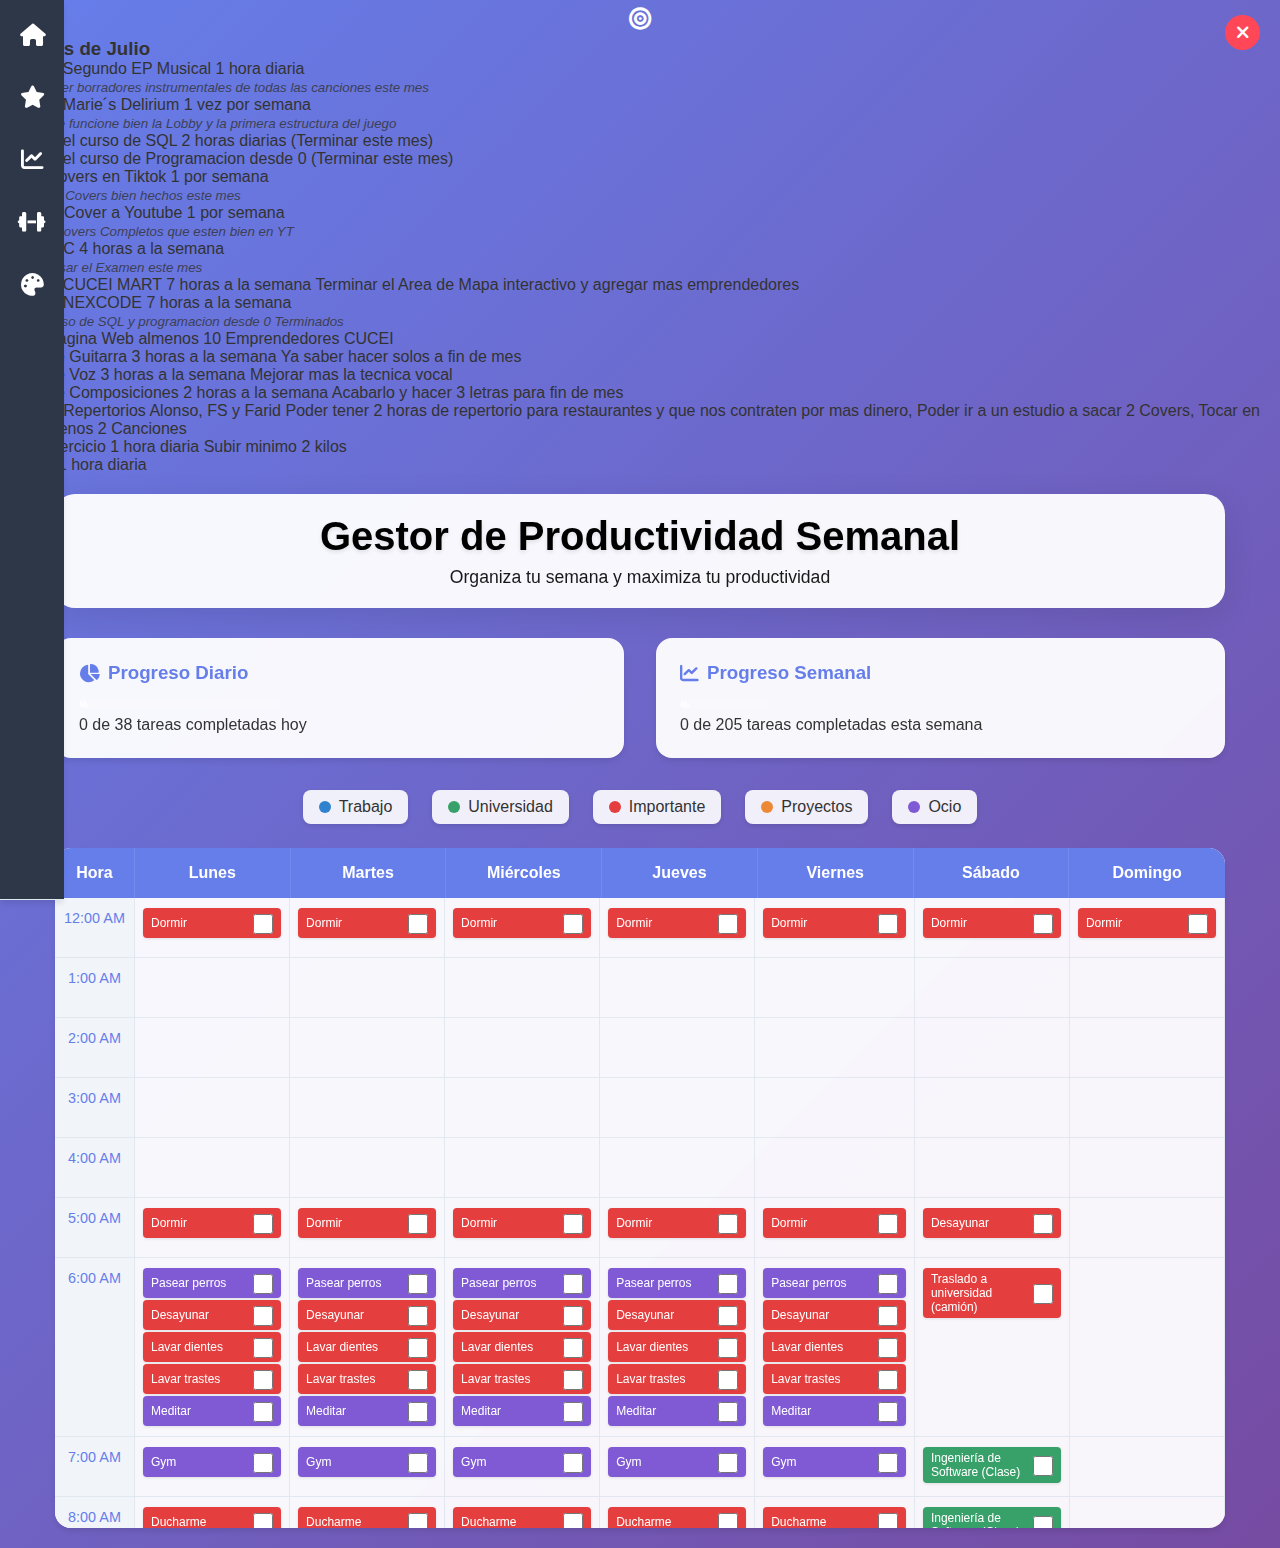
<file: Horarios.html>
<!DOCTYPE html>
<html lang="es">
<head>
    <meta charset="UTF-8">
    <meta name="viewport" content="width=device-width, initial-scale=1.0">
    <title>Calendario Semanal - Gestor de Productividad</title>
    <link href="https://cdnjs.cloudflare.com/ajax/libs/font-awesome/6.4.0/css/all.min.css" rel="stylesheet">
    <link rel="stylesheet" href="css.css">
</head>
<body>
    <nav class="navbar">
        <div class="navbar-content">
            <div class="navbar-nav">
                <a href="#" class="nav-link">
                    <i class="fas fa-home"></i>
                    
                </a>
                 <a href="#" class="nav-link" id="tasks-btn">
                    <i class="fas fa-star"></i>
                </a>
                <a href="Cuentas.html" class="nav-link">
                    <i class="fas fa-chart-line"></i>
                    
                </a>
                <a href="Gym.html" class="nav-link">
                        <i class="fas fa-dumbbell"></i>
                    </a>
                <div class="theme-selector">
                    <a href="#" class="nav-link" id="theme-toggle">
                        <i class="fas fa-palette"></i>
                        
                    </a>
                    <div class="theme-dropdown" id="theme-dropdown">
                        <div class="theme-option" data-theme="purple">
                            <div class="theme-color" style="background: linear-gradient(45deg, #667eea, #764ba2);"></div>
                            <span>Púrpura</span>
                        </div>
                        <div class="theme-option" data-theme="blue">
                            <div class="theme-color" style="background: linear-gradient(45deg, #4299e1, #2b6cb0);"></div>
                            <span>Azul</span>
                        </div>
                        <div class="theme-option" data-theme="green">
                            <div class="theme-color" style="background: linear-gradient(45deg, #48bb78, #2f855a);"></div>
                            <span>Verde</span>
                        </div>
                        <div class="theme-option" data-theme="orange">
                            <div class="theme-color" style="background: linear-gradient(45deg, #ed8936, #c05621);"></div>
                            <span>Naranja</span>
                        </div>
                        <div class="theme-option" data-theme="pink">
                            <div class="theme-color" style="background: linear-gradient(45deg, #ed64a6, #b83280);"></div>
                            <span>Rosa</span>
                        </div>
                    </div>
                </div>
            </div>
        </div>
    </nav>
    <a href="#" class="nav-link" id="monthly-goals-btn">
                    <i class="fas fa-bullseye"></i>
                </a>

                <div class="monthly-goals-overlay" id="monthly-goals-overlay">
                    <div class="monthly-goals-panel">
                        <div class="monthly-goals-header">
                            <h3><i class="fas fa-calendar-check"></i> Metas de Julio</h3>
                            <button class="close-btn" id="close-monthly-goals-btn">
                                <i class="fas fa-times"></i>
                            </button>
                        </div>
                        <div class="monthly-goals-content">
                            <ul class="goals-list" id="goals-list">
                                </ul>
                            <div class="empty-state" id="goals-empty-state" style="display: none;">
                                <i class="fas fa-flag-checkered"></i>
                                <p>¡Todas las metas completadas! ¡Excelente trabajo!</p>
                            </div>
                        </div>
                    </div>
                </div>
      <div class="important-tasks-overlay" id="important-tasks-overlay">
        <div class="important-tasks-panel">
            <div class="important-tasks-header">
                <h3><i class="fas fa-exclamation-triangle"></i> Tareas Importantes</h3>
                <button class="close-btn" id="close-tasks-btn">
                    <i class="fas fa-times"></i>
                </button>
            </div>
            <div class="important-tasks-content">
                <div class="important-tasks-list" id="important-tasks-list">
                    <!-- AQUÍ ES DONDE AGREGARÁS LAS TAREAS IMPORTANTES DESDE TU CÓDIGO -->
                    <div class="important-task-item" data-task-id="2">
                        <div class="task-checkbox-container">
                            <div class="task-checkbox" onclick="toggleTaskCompletion(2)"></div>
                            <div class="task-content">
                                <div class="task-title">NEXCODE</div>
                                <div class="task-date">
                                    <i class="fas fa-calendar-alt"></i>
                                    Fecha: 18-06-2025
                                </div>
                            </div>
                        </div>
                    </div>
                    <div class="important-task-item" data-task-id="3">
                        <div class="task-checkbox-container">
                            <div class="task-checkbox" onclick="toggleTaskCompletion(1)"></div>
                            <div class="task-content">
                                <div class="task-title">CUCEI MART</div>
                                <div class="task-date">
                                    <i class="fas fa-calendar-alt"></i>
                                    Fecha: 18-06-2025
                                </div>
                            </div>
                        </div>
                    </div>
                    <div class="important-task-item" data-task-id="1">
                        <div class="task-checkbox-container">
                            <div class="task-checkbox" onclick="toggleTaskCompletion(1)"></div>
                            <div class="task-content">
                                <div class="task-title">CVS</div>
                                <div class="task-date">
                                    <i class="fas fa-calendar-alt"></i>
                                    Fecha: 18-06-2025
                                </div>
                            </div>
                        </div>
                    </div>
                    <div class="important-task-item" data-task-id="1">
                        <div class="task-checkbox-container">
                            <div class="task-checkbox" onclick="toggleTaskCompletion(1)"></div>
                            <div class="task-content">
                                <div class="task-title">MAELSTROM</div>
                                <div class="task-date">
                                    <i class="fas fa-calendar-alt"></i>
                                    Fecha: 18-06-2025
                                </div>
                            </div>
                        </div>
                    </div>
                    <div class="important-task-item" data-task-id="1">
                        <div class="task-checkbox-container">
                            <div class="task-checkbox" onclick="toggleTaskCompletion(1)"></div>
                            <div class="task-content">
                                <div class="task-title">Curso SQL y PD0</div>
                                <div class="task-date">
                                    <i class="fas fa-calendar-alt"></i>
                                    Fecha: 18-06-2025
                                </div>
                            </div>
                        </div>
                    </div>
                    

        
                </div>
                <div class="empty-state" id="empty-state">
                    <i class="fas fa-clipboard-list"></i>
                    <p>No hay mas tareas importantes por el momento</p>
                </div>
            </div>
        </div>
    </div>
    <div class="container">
        <div class="header">
            <h2>Gestor de Productividad Semanal</h2>
            <p>Organiza tu semana y maximiza tu productividad</p>
        </div>

        <div class="progress-section">
            <div class="progress-card">
                <h3><i class="fas fa-chart-pie"></i> Progreso Diario</h3>
                <div class="progress-bar">
                    <div class="progress-fill" id="daily-progress" style="width: 0%;">0%</div>
                </div>
                <p id="daily-stats">0 de 0 tareas completadas hoy</p>
            </div>
            <div class="progress-card">
                <h3><i class="fas fa-chart-line"></i> Progreso Semanal</h3>
                <div class="progress-bar">
                    <div class="progress-fill" id="weekly-progress" style="width: 0%;">0%</div>
                </div>
                <p id="weekly-stats">0 de 0 tareas completadas esta semana</p>
            </div>
        </div>

        <div class="legend">
            <div class="legend-item">
                <div class="legend-color" style="background: #3182ce;"></div>
                <span>Trabajo</span>
            </div>
            <div class="legend-item">
                <div class="legend-color" style="background: #38a169;"></div>
                <span>Universidad</span>
            </div>
            <div class="legend-item">
                <div class="legend-color" style="background: #e53e3e;"></div>
                <span>Importante</span>
            </div>
            <div class="legend-item">
                <div class="legend-color" style="background: #ed8936;"></div>
                <span>Proyectos</span>
            </div>
            <div class="legend-item">
                <div class="legend-color" style="background: #805ad5;"></div>
                <span>Ocio</span>
            </div>
        </div>

        <div class="calendar-container">
            <div class="calendar-header">
                <div>Hora</div>
                <div>Lunes</div>
                <div>Martes</div>
                <div>Miércoles</div>
                <div>Jueves</div>
                <div>Viernes</div>
                <div>Sábado</div>
                <div>Domingo</div>
            </div>
            <div class="calendar-body" id="calendar-body">
                <!-- Calendar content will be generated by JavaScript -->
            </div>
        </div>
    </div>
    <script src="js.js"></script>
</body>
</html>
</file>
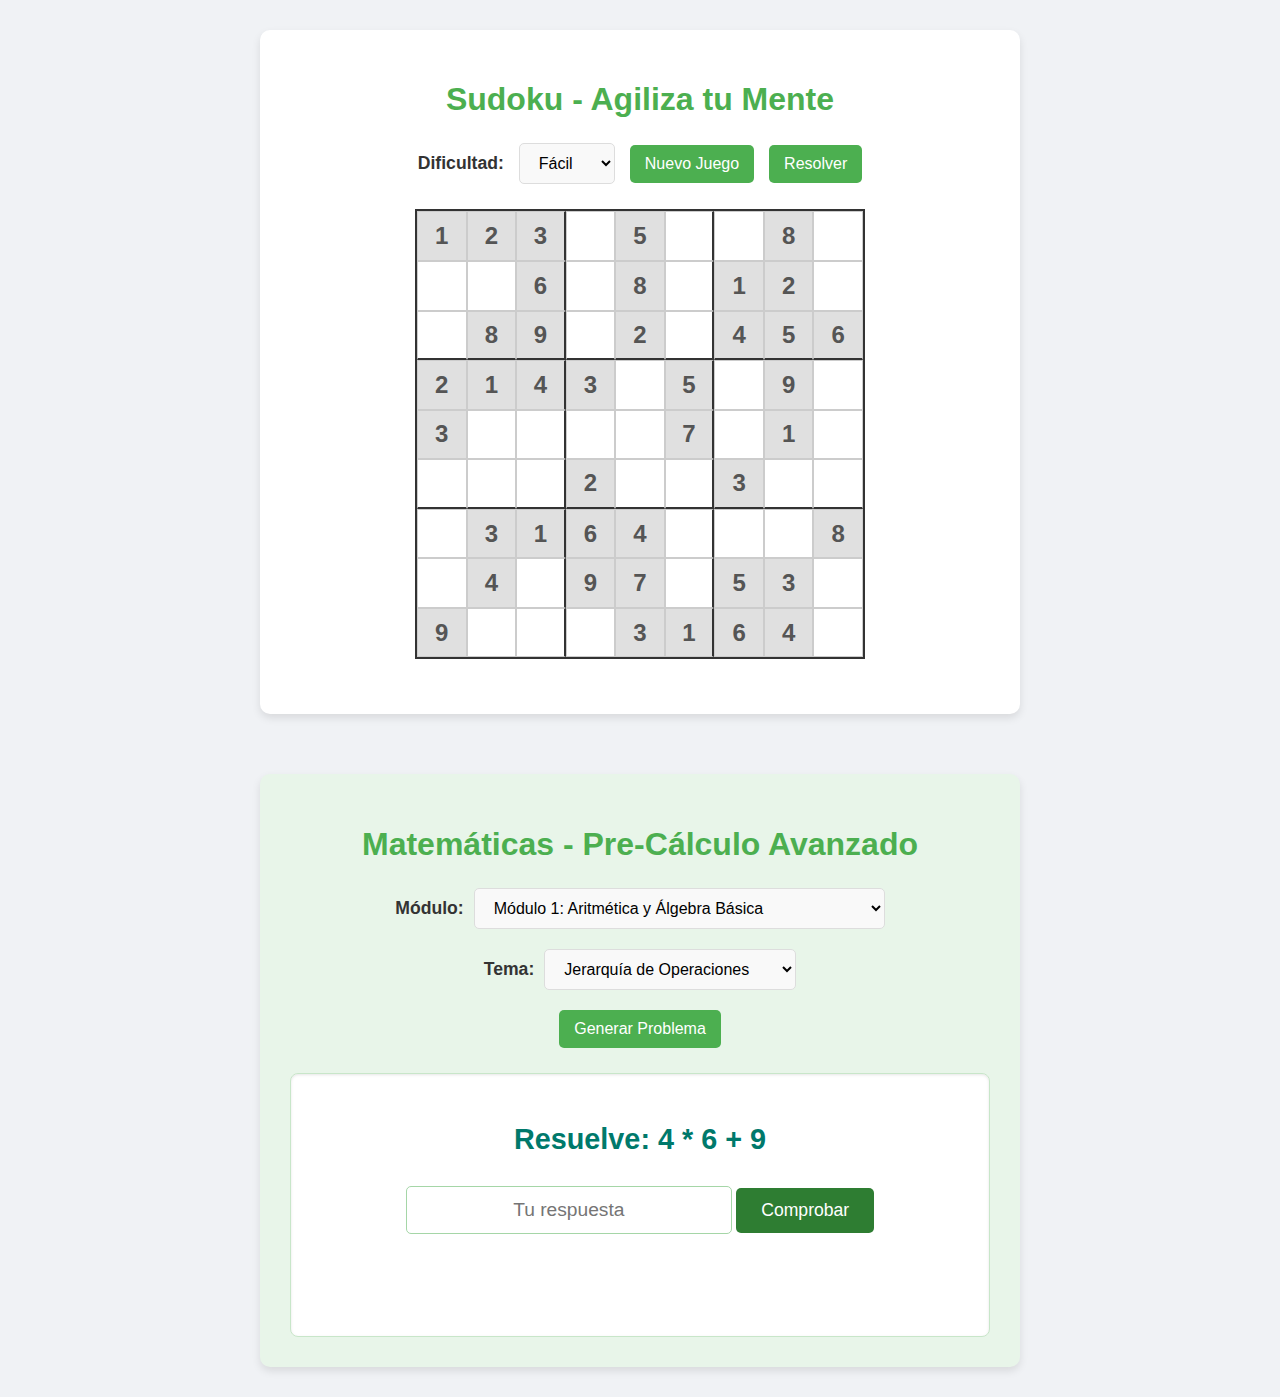
<file: Juegos.html>
<!DOCTYPE html>
<html lang="es">
<head>
    <meta charset="UTF-8">
    <meta name="viewport" content="width=device-width, initial-scale=1.0">
    <title>Juegos para Mejorar tu CI</title>
    <link rel="stylesheet" href="style.css">
</head>
<body>
    <div class="container">
        <h1>Sudoku - Agiliza tu Mente</h1>
        <div class="controls">
            <label for="difficulty">Dificultad:</label>
            <select id="difficulty">
                <option value="easy">Fácil</option>
                <option value="medium">Medio</option>
                <option value="hard">Difícil</option>
            </select>
            <button id="new-game">Nuevo Juego</button>
            <button id="solve-game">Resolver</button>
        </div>
        <div id="sudoku-grid" class="sudoku-grid">
            </div>
        <div id="message" class="message"></div>
    </div>

    <div class="container math-game-container">
        <h1>Matemáticas - Pre-Cálculo Avanzado</h1>
        <div class="controls math-controls-flex">
            <div class="control-group">
                <label for="math-module">Módulo:</label>
                <select id="math-module">
                    <option value="algebra-basica">Módulo 1: Aritmética y Álgebra Básica</option>
                    <option value="algebra-intermedia">Módulo 2: Álgebra Intermedia</option>
                    <option value="numeros-complejos">Módulo 3: Números Complejos</option>
                    <option value="funciones-propiedades">Módulo 4: Funciones y sus propiedades</option>
                    <option value="funciones-algebraicas">Módulo 5: Funciones algebraicas comunes</option>
                    <option value="analisis-polinomios">Módulo 6: Análisis de polinomios</option>
                    <option value="fracciones-parciales">Módulo 7: Fracciones parciales</option>
                    <option value="expo-log">Módulo 8: Funciones exponenciales y logarítmicas</option>
                    <option value="trigonometria">Módulo 9: Trigonometría</option>
                    <option value="geometria-analitica">Módulo 10: Geometría analítica</option>
                    <option value="sucesiones-series">Módulo 11: Sucesiones, series y progresiones</option>
                    <option value="combinatoria-probabilidad">Módulo 12: Combinatoria y Probabilidad</option>
                    <option value="introduccion-calculo">Módulo 13: Introducción al Cálculo</option>
                </select>
            </div>
            <div class="control-group">
                <label for="math-topic">Tema:</label>
                <select id="math-topic">
                    </select>
            </div>
            <button id="new-math-problem">Generar Problema</button>
        </div>
        <div class="math-problem-area">
            <p id="math-problem-text"></p>
            <input type="text" id="math-answer-input" placeholder="Tu respuesta">
            <button id="check-math-answer">Comprobar</button>
            <p id="math-result-message"></p>
        </div>
    </div>

    <script src="script.js"></script>
    <script src="math-game.js"></script> </body>
</html>
</file>
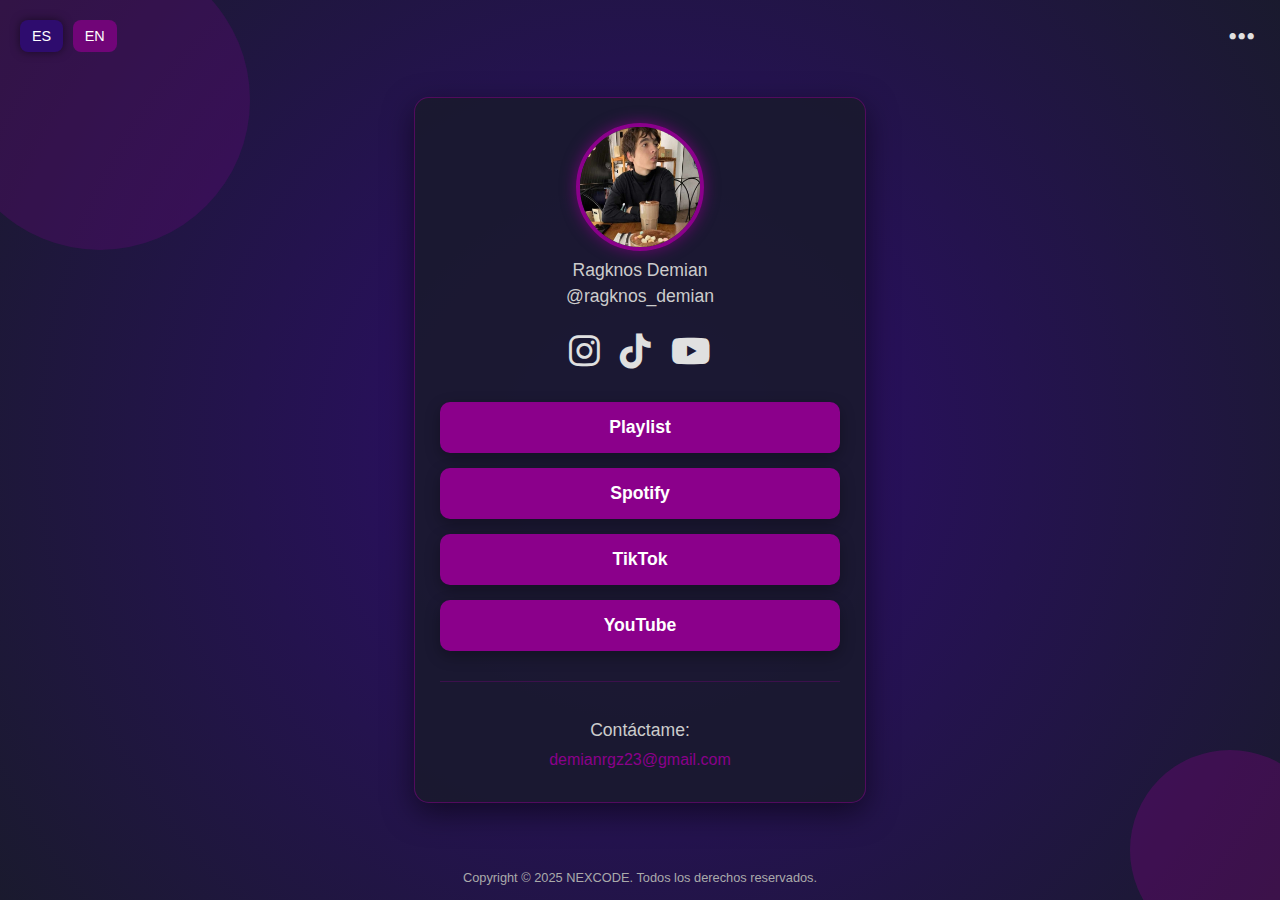
<file: RagknosDemian.html>
<!DOCTYPE html>
<html lang="es">
<head>
    <meta charset="UTF-8">
    <meta name="viewport" content="width=device-width, initial-scale=1.0">
    <title data-lang-key="pageTitle">Demian R. - Links</title>
    <link rel="stylesheet" href="https://cdnjs.cloudflare.com/ajax/libs/font-awesome/6.0.0-beta3/css/all.min.css">
    <style>
        /* General Body Styles */
        body {
            font-family: 'Arial', sans-serif;
            margin: 0;
            padding: 0;
            display: flex;
            justify-content: center;
            align-items: center;
            min-height: 100vh;
            background-color: #1a1a2e; /* Dark background for professional look */
            color: #e0e0e0;
            overflow: hidden; /* Hide overflow for animation */
            position: relative; /* For positioning the animation */
        }

        /* Background Animation */
        .background-animation {
            position: absolute;
            top: 0;
            left: 0;
            width: 100%;
            height: 100%;
            overflow: hidden;
            z-index: -1;
            background: radial-gradient(circle, #2e0c6e 0%, #1a1a2e 100%);
            animation: backgroundFade 15s infinite alternate;
        }

        .background-animation::before,
        .background-animation::after {
            content: '';
            position: absolute;
            border-radius: 50%;
            opacity: 0.3;
        }

        .background-animation::before {
            width: 300px;
            height: 300px;
            background-color: #6a057e;
            top: -50px;
            left: -50px;
            animation: moveShape1 20s infinite alternate;
        }

        .background-animation::after {
            width: 200px;
            height: 200px;
            background-color: #8b008b;
            bottom: -50px;
            right: -50px;
            animation: moveShape2 18s infinite alternate;
        }

        @keyframes backgroundFade {
            from { background-color: #1a1a2e; }
            to { background-color: #2e0c6e; }
        }

        @keyframes moveShape1 {
            0% { transform: translate(0, 0) scale(1); }
            50% { transform: translate(100px, 150px) scale(1.1); }
            100% { transform: translate(0, 0) scale(1); }
        }

        @keyframes moveShape2 {
            0% { transform: translate(0, 0) scale(1); }
            50% { transform: translate(-100px, -150px) scale(1.2); }
            100% { transform: translate(0, 0) scale(1); }
        }

        /* Share Button Styles */
        .share-button {
            position: absolute;
            top: 20px;
            right: 20px;
            background: none;
            border: none;
            color: #e0e0e0;
            font-size: 1.8em;
            cursor: pointer;
            z-index: 10;
            transition: color 0.3s ease, transform 0.3s ease;
        }

        .share-button:hover {
            color: #8b008b;
            transform: scale(1.1);
        }

        /* Language Switcher Styles */
        .language-switcher {
            position: absolute;
            top: 20px;
            left: 20px;
            z-index: 10;
        }

        .language-switcher button {
            background-color: rgba(139, 0, 139, 0.7);
            color: #fff;
            border: none;
            padding: 8px 12px;
            border-radius: 8px;
            cursor: pointer;
            font-size: 0.9em;
            margin-right: 5px;
            transition: background-color 0.3s ease, transform 0.2s ease;
        }

        .language-switcher button:hover {
            background-color: #6a057e;
            transform: scale(1.05);
        }

        .language-switcher button.active {
            background-color: #2e0c6e;
            box-shadow: 0 0 10px rgba(0, 0, 0, 0.5);
        }

        /* Main Container */
        .container {
            background-color: rgba(26, 26, 46, 0.9); /* Slightly transparent for background to show */
            padding: 25px;
            border-radius: 15px;
            box-shadow: 0 10px 30px rgba(0, 0, 0, 0.5);
            text-align: center;
            width: 90%; /* Responsive width */
            max-width: 400px; /* Max width for larger screens */
            border: 1px solid rgba(139, 0, 139, 0.5); /* Subtle border */
            z-index: 1; /* Ensure content is above animation */
            margin-top: 60px; /* Space for fixed header elements */
            margin-bottom: 60px; /* Space for fixed footer */
        }

        /* Profile Section */
        .profile-section {
            margin-bottom: 25px;
        }

        .profile-pic {
            width: 120px;
            height: 120px;
            border-radius: 50%;
            object-fit: cover;
            border: 4px solid #8b008b; /* Border matching theme */
            box-shadow: 0 0 15px rgba(139, 0, 139, 0.7);
            transition: transform 0.3s ease;
        }

        .profile-pic:hover {
            transform: scale(1.05);
        }

        .social-handle {
            font-size: 1.1em;
            color: #cccccc;
            margin: 5px 0;
        }

        /* Social Icons */
        .social-icons {
            display: flex;
            justify-content: center;
            gap: 20px;
            margin-bottom: 30px;
        }

        .social-icons a {
            color: #e0e0e0;
            font-size: 2.2em;
            transition: color 0.3s ease, transform 0.3s ease;
        }

        .social-icons a:hover {
            color: #8b008b; /* Icon hover color */
            transform: translateY(-5px);
        }

        /* Link Buttons */
        .links-section {
            display: flex;
            flex-direction: column;
            gap: 15px;
            margin-bottom: 30px;
        }

        .link-button {
            display: block;
            background-color: #8b008b;
            color: #fff;
            padding: 15px 20px;
            border-radius: 10px;
            text-decoration: none;
            font-size: 1.1em;
            font-weight: bold;
            transition: background-color 0.3s ease, transform 0.3s ease, box-shadow 0.3s ease;
            box-shadow: 0 5px 15px rgba(0, 0, 0, 0.3);
        }

        .link-button:hover {
            background-color: #6a057e;
            transform: translateY(-3px);
            box-shadow: 0 8px 20px rgba(0, 0, 0, 0.4);
        }

        /* Contact Section */
        .contact-section {
            margin-top: 25px;
            border-top: 1px solid rgba(139, 0, 139, 0.3);
            padding-top: 20px;
        }

        .contact-section p {
            font-size: 1.1em;
            margin-bottom: 10px;
            color: #cccccc;
        }

        .contact-link {
            display: block;
            color: #8b008b;
            text-decoration: none;
            margin-bottom: 8px;
            font-size: 1em;
            transition: color 0.3s ease;
        }

        .contact-link:hover {
            color: #fff;
            text-decoration: underline;
        }

        /* Footer Styles */
        .footer {
            position: absolute;
            bottom: 15px;
            width: 100%;
            text-align: center;
            font-size: 0.8em;
            color: #aaaaaa;
            z-index: 1;
        }

        /* Media Queries for Mobile Responsiveness */
        @media (max-width: 600px) {
            .container {
                padding: 20px;
                margin: 15px auto; /* Center the container and add vertical margin */
                margin-top: 70px; /* Adjust for share/lang buttons */
                margin-bottom: 50px; /* Adjust for footer */
            }

            .profile-pic {
                width: 100px;
                height: 100px;
            }

            .social-icons a {
                font-size: 2em;
            }

            .link-button {
                padding: 12px 15px;
                font-size: 1em;
            }
            .share-button {
                top: 15px;
                right: 15px;
                font-size: 1.5em;
            }
            .language-switcher {
                top: 15px;
                left: 15px;
            }
            .language-switcher button {
                padding: 6px 10px;
                font-size: 0.8em;
            }
            .footer {
                bottom: 10px;
                font-size: 0.75em;
            }
        }
    </style>
</head>
<body>
    <div class="background-animation"></div>

    <div class="language-switcher">
        <button id="lang-es" class="active">ES</button>
        <button id="lang-en">EN</button>
    </div>

    <button class="share-button" id="shareButton" aria-label="Compartir página">
        <i class="fas fa-ellipsis-h"></i>
    </button>

    <div class="container">
        <div class="profile-section">
            <img src="Curriculum.jpeg" alt="Demian R.G.Z" class="profile-pic">
            <p class="social-handle" data-lang-key="handleName">Ragknos Demian</p>
            <p class="social-handle">@ragknos_demian</p>
        </div>

        <div class="social-icons">
            <a href="https://www.instagram.com/ragknos_demian/" target="_blank" aria-label="Instagram">
                <i class="fab fa-instagram"></i>
            </a>
            <a href="https://www.tiktok.com/@ragknos_demian" target="_blank" aria-label="TikTok">
                <i class="fab fa-tiktok"></i>
            </a>
            <a href="https://www.youtube.com/@DemianRagknos" target="_blank" aria-label="YouTube">
                <i class="fab fa-youtube"></i>
            </a>
        </div>

        <div class="links-section">
            <a href="https://open.spotify.com/playlist/0x07KNcXprTDBhHacThRt5?si=25d96b8022ca4ce8" target="_blank" class="link-button" data-lang-key="playlistButton">
                Playlist
            </a>
            <a href="https://open.spotify.com/intl-es/artist/6DMvvHP2GsjCDbF9RMPokl?si=gPG46-W9SDSwz05hKavcFg" target="_blank" class="link-button" data-lang-key="spotifyArtistButton">
                Spotify
            </a>
            <a href="https://www.tiktok.com/@ragknos_demian" target="_blank" class="link-button" data-lang-key="tiktokButton">
                TikTok
            </a>
            <a href="https://www.youtube.com/@DemianRagknos" target="_blank" class="link-button" data-lang-key="youtubeButton">
                YouTube
            </a>
        </div>

        <div class="contact-section">
            <p data-lang-key="contactMe">Contáctame:</p>
            <a href="mailto:demianrgz23@gmail.com" class="contact-link">demianrgz23@gmail.com</a>
        </div>
    </div>

    <footer class="footer">
        <span data-lang-key="footerText">Copyright © 2025 NEXCODE. Todos los derechos reservados.</span>
    </footer>

    <script>
        const shareButton = document.getElementById('shareButton');
        const langEsButton = document.getElementById('lang-es');
        const langEnButton = document.getElementById('lang-en');

        const translations = {
            es: {
                pageTitle: 'Demian R. - Links',
                handleName: 'Ragknos Demian',
                playlistButton: 'Playlist',
                spotifyArtistButton: 'Spotify',
                tiktokButton: 'TikTok',
                youtubeButton: 'YouTube',
                contactMe: 'Contáctame:',
                footerText: 'Copyright © 2025 NEXCODE. Todos los derechos reservados.',
                shareTitle: 'Demian R. - Links',
                shareText: '¡Echa un vistazo a mis enlaces y perfiles!'
            },
            en: {
                pageTitle: 'Demian R. - Links',
                handleName: 'Ragknos Demian', // Keeping this consistent, or change to "Demian R."
                playlistButton: 'Playlist',
                spotifyArtistButton: 'Spotify',
                tiktokButton: 'TikTok',
                youtubeButton: 'YouTube',
                contactMe: 'Contact Me:',
                footerText: 'Copyright © 2025 NEXCODE., all rights reserved',
                shareTitle: 'Demian R. - Links',
                shareText: 'Check out my links and profiles!'
            }
        };

        let currentLang = 'es'; // Default language

        function setLanguage(lang) {
            currentLang = lang;
            document.querySelectorAll('[data-lang-key]').forEach(element => {
                const key = element.getAttribute('data-lang-key');
                if (translations[lang][key]) {
                    if (element.tagName === 'TITLE') {
                        document.title = translations[lang][key];
                    } else {
                        element.textContent = translations[lang][key];
                    }
                }
            });

            // Update active button styling
            langEsButton.classList.remove('active');
            langEnButton.classList.remove('active');
            document.getElementById(`lang-${lang}`).classList.add('active');
        }

        // Initial language set based on browser or default
        // You could also use navigator.language to try to detect user's preference
        // let browserLang = navigator.language.split('-')[0];
        // if (translations[browserLang]) {
        //     setLanguage(browserLang);
        // } else {
        //     setLanguage('es');
        // }
        setLanguage(currentLang); // Set initial language to ES

        langEsButton.addEventListener('click', () => setLanguage('es'));
        langEnButton.addEventListener('click', () => setLanguage('en'));


        shareButton.addEventListener('click', async () => {
            const shareData = {
                title: translations[currentLang].shareTitle,
                text: translations[currentLang].shareText,
                url: window.location.href // This will be the current URL of the page
            };

            try {
                if (navigator.share) {
                    await navigator.share(shareData);
                    console.log('Page shared successfully');
                } else {
                    // Fallback for browsers that do not support Web Share API
                    await navigator.clipboard.writeText(shareData.url);
                    alert(currentLang === 'es' ? '¡Enlace copiado al portapapeles! Puedes pegarlo donde quieras.' : 'Link copied to clipboard! You can paste it anywhere.');
                    console.log('Fallback: Link copied to clipboard.');
                }
            } catch (err) {
                console.error('Error sharing:', err);
                if (err.name !== 'AbortError') {
                    alert(currentLang === 'es' ? 'No se pudo compartir la página. Por favor, inténtalo de nuevo.' : 'Could not share the page. Please try again.');
                }
            }
        });

        console.log("Linktree page loaded with share and language functionality!");
    </script>
</body>
</html>
</file>
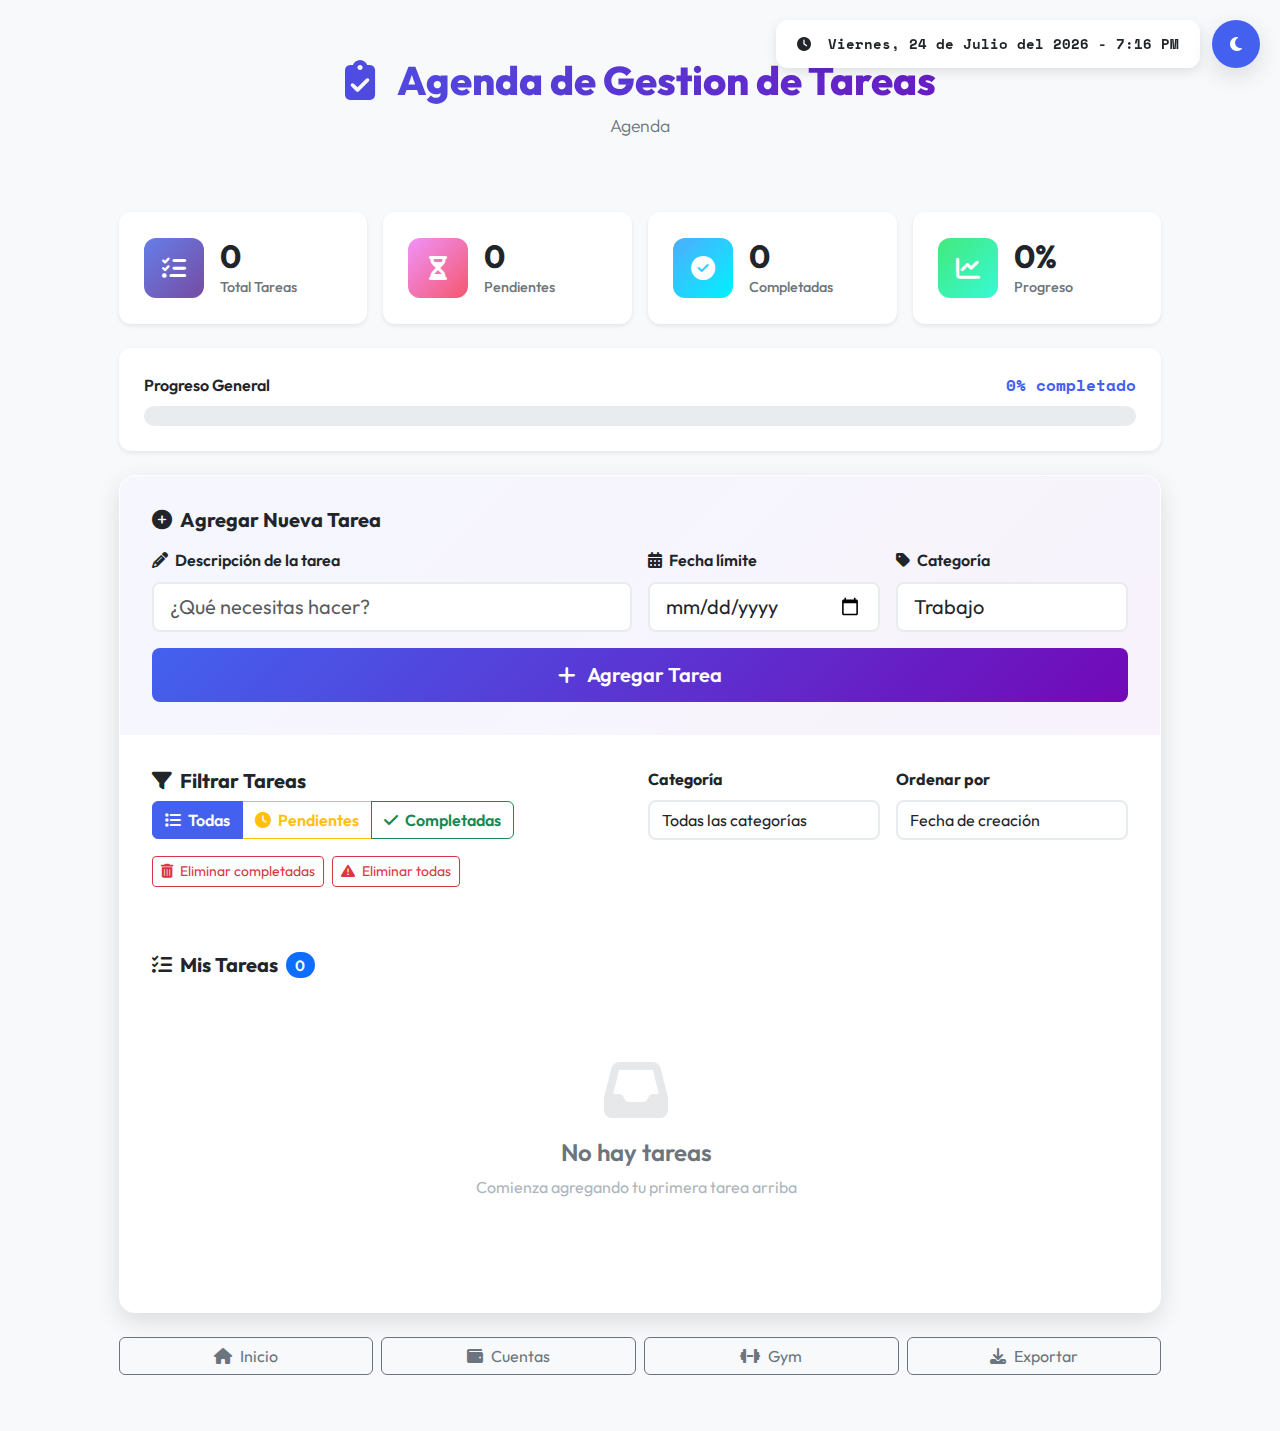
<file: WebAdministrativa/Agenda.html>
<!DOCTYPE html>
<html lang="es" data-theme="light">
<head>
    <meta charset="UTF-8">
    <meta http-equiv="X-UA-Compatible" content="IE=edge">
    <meta name="viewport" content="width=device-width, initial-scale=1.0">
    <link href="https://cdn.jsdelivr.net/npm/bootstrap@5.3.2/dist/css/bootstrap.min.css" rel="stylesheet">
    <link rel="stylesheet" href="https://cdnjs.cloudflare.com/ajax/libs/font-awesome/6.5.1/css/all.min.css">
    <link href="https://fonts.googleapis.com/css2?family=Outfit:wght@300;400;500;600;700;800&family=Space+Mono:wght@400;700&display=swap" rel="stylesheet">
    <link rel="stylesheet" href="Agenda.css">
    <title>Agenda</title>
</head>
<body>
    <div id="reloj" class="clock-widget">
        <i class="fas fa-clock me-2"></i>
        <span id="clock-text"></span>
    </div>
    <button class="theme-toggle-btn" id="themeToggle" aria-label="Cambiar tema">
        <i class="fas fa-moon" id="themeIcon"></i>
    </button>
    <div class="container-fluid py-4">
        <div class="row justify-content-center">
            <div class="col-12 col-xl-10">
                <div class="main-header text-center mb-4">
                    <h1 class="app-title">
                        <i class="fas fa-clipboard-check me-3"></i>
                        Agenda de Gestion de Tareas
                    </h1>
                    <p class="app-subtitle">Agenda</p>
                </div>
                <div class="row g-3 mb-4">
                    <div class="col-6 col-md-3">
                        <div class="stat-card stat-total">
                            <div class="stat-icon">
                                <i class="fas fa-tasks"></i>
                            </div>
                            <div class="stat-info">
                                <h3 id="totalTasks">0</h3>
                                <p>Total Tareas</p>
                            </div>
                        </div>
                    </div>
                    <div class="col-6 col-md-3">
                        <div class="stat-card stat-pending">
                            <div class="stat-icon">
                                <i class="fas fa-hourglass-half"></i>
                            </div>
                            <div class="stat-info">
                                <h3 id="pendingTasks">0</h3>
                                <p>Pendientes</p>
                            </div>
                        </div>
                    </div>
                    <div class="col-6 col-md-3">
                        <div class="stat-card stat-completed">
                            <div class="stat-icon">
                                <i class="fas fa-check-circle"></i>
                            </div>
                            <div class="stat-info">
                                <h3 id="completedTasks">0</h3>
                                <p>Completadas</p>
                            </div>
                        </div>
                    </div>
                    <div class="col-6 col-md-3">
                        <div class="stat-card stat-progress">
                            <div class="stat-icon">
                                <i class="fas fa-chart-line"></i>
                            </div>
                            <div class="stat-info">
                                <h3 id="progressPercent">0%</h3>
                                <p>Progreso</p>
                            </div>
                        </div>
                    </div>
                </div>
                <div class="progress-container mb-4">
                    <div class="progress-header mb-2">
                        <span class="progress-label">Progreso General</span>
                        <span class="progress-value" id="progressValue">0% completado</span>
                    </div>
                    <div class="progress custom-progress">
                        <div class="progress-bar progress-bar-striped progress-bar-animated" 
                             role="progressbar" 
                             id="mainProgressBar"
                             style="width: 0%"
                             aria-valuenow="0" 
                             aria-valuemin="0" 
                             aria-valuemax="100">
                        </div>
                    </div>
                </div>
                <div class="task-manager-card">
                    <div class="alert-container" id="alertContainer"></div>
                    <div class="add-task-section">
                        <h5 class="section-title mb-3">
                            <i class="fas fa-plus-circle me-2"></i>
                            Agregar Nueva Tarea
                        </h5>
                        <form id="taskForm">
                            <div class="row g-3">
                                <div class="col-12 col-md-6">
                                    <label class="form-label">
                                        <i class="fas fa-pencil-alt me-1"></i>
                                        Descripción de la tarea
                                    </label>
                                    <input type="text" 
                                           class="form-control form-control-lg" 
                                           id="taskInput" 
                                           placeholder="¿Qué necesitas hacer?"
                                           required>
                                </div>
                                <div class="col-12 col-md-3">
                                    <label class="form-label">
                                        <i class="fas fa-calendar-alt me-1"></i>
                                        Fecha límite
                                    </label>
                                    <input type="date" 
                                           class="form-control form-control-lg" 
                                           id="dueDateInput">
                                </div>
                                <div class="col-12 col-md-3">
                                    <label class="form-label">
                                        <i class="fas fa-tag me-1"></i>
                                        Categoría
                                    </label>
                                    <select class="form-select form-select-lg" id="categoryInput">
                                        <option value="trabajo">
                                            <i class="fas fa-briefcase"></i> Trabajo
                                        </option>
                                        <option value="personal">
                                            <i class="fas fa-user"></i> Personal
                                        </option>
                                        <option value="proyecto">
                                            <i class="fas fa-folder-open"></i> Proyecto
                                        </option>
                                        <option value="estudio">
                                            <i class="fas fa-graduation-cap"></i> Estudio
                                        </option>
                                        <option value="salud">
                                            <i class="fas fa-heartbeat"></i> Salud
                                        </option>
                                        <option value="compras">
                                            <i class="fas fa-shopping-cart"></i> Compras
                                        </option>
                                    </select>
                                </div>
                                <div class="col-12">
                                    <button type="submit" class="btn btn-primary btn-lg w-100 add-btn">
                                        <i class="fas fa-plus me-2"></i>
                                        <span id="btnText">Agregar Tarea</span>
                                    </button>
                                </div>
                            </div>
                        </form>
                    </div>
                    <div class="filters-section">
                        <div class="row g-3 align-items-center">
                            <div class="col-12 col-md-6">
                                <h5 class="section-title mb-2">
                                    <i class="fas fa-filter me-2"></i>
                                    Filtrar Tareas
                                </h5>
                                <div class="btn-group filter-group" role="group">
                                    <button type="button" class="btn btn-outline-primary active" data-filter="all">
                                        <i class="fas fa-list me-1"></i> Todas
                                    </button>
                                    <button type="button" class="btn btn-outline-warning" data-filter="pending">
                                        <i class="fas fa-clock me-1"></i> Pendientes
                                    </button>
                                    <button type="button" class="btn btn-outline-success" data-filter="completed">
                                        <i class="fas fa-check me-1"></i> Completadas
                                    </button>
                                </div>
                            </div>
                            <div class="col-12 col-md-3">
                                <label class="form-label fw-bold">Categoría</label>
                                <select class="form-select" id="categoryFilter">
                                    <option value="all">Todas las categorías</option>
                                    <option value="trabajo">Trabajo</option>
                                    <option value="personal">Personal</option>
                                    <option value="proyecto">Proyecto</option>
                                    <option value="estudio">Estudio</option>
                                    <option value="salud">Salud</option>
                                    <option value="compras">Compras</option>
                                </select>
                            </div>
                            <div class="col-12 col-md-3">
                                <label class="form-label fw-bold">Ordenar por</label>
                                <select class="form-select" id="sortBy">
                                    <option value="date">Fecha de creación</option>
                                    <option value="dueDate">Fecha límite</option>
                                    <option value="category">Categoría</option>
                                    <option value="status">Estado</option>
                                </select>
                            </div>
                        </div>
                        <div class="quick-actions mt-3">
                            <button class="btn btn-sm btn-outline-danger" id="clearCompleted">
                                <i class="fas fa-trash-alt me-1"></i> Eliminar completadas
                            </button>
                            <button class="btn btn-sm btn-outline-danger" id="clearAll">
                                <i class="fas fa-exclamation-triangle me-1"></i> Eliminar todas
                            </button>
                        </div>
                    </div>
                    <div class="tasks-list-section">
                        <h5 class="section-title mb-3">
                            <i class="fas fa-list-check me-2"></i>
                            Mis Tareas
                            <span class="badge bg-primary ms-2" id="taskCount">0</span>
                        </h5>
                        <div class="tasks-container" id="tasksContainer">
                            <div class="empty-state" id="emptyState">
                                <i class="fas fa-inbox fa-4x mb-3"></i>
                                <h4>No hay tareas</h4>
                                <p>Comienza agregando tu primera tarea arriba</p>
                            </div>
                        </div>
                    </div>

                </div>
                <div class="navigation-section mt-4"> 
                    <div class="row g-2">
                        <div class="col-6 col-md-3">
                            <button class="btn btn-outline-secondary w-100"
                                onclick="window.location.href='https://nexcodemx.github.io/Asistente-Web/WebAdministrativa/Horarios.html';">
                                <i class="fas fa-home me-2"></i>Inicio
                            </button>
                        </div>
                        <div class="col-6 col-md-3">
                            <button class="btn btn-outline-secondary w-100"
                                onclick="window.location.href='https://nexcodemx.github.io/Asistente-Web/WebAdministrativa/Cuentas.html';">
                                <i class="fas fa-wallet me-2"></i>Cuentas
                            </button>
                        </div>
                        <div class="col-6 col-md-3">
                            <button class="btn btn-outline-secondary w-100"
                                onclick="window.location.href='https://nexcodemx.github.io/Asistente-Web/WebAdministrativa/Gym.html';">
                                <i class="fas fa-dumbbell me-2"></i>Gym
                            </button>
                        </div>
                        <div class="col-6 col-md-3">
                            <button class="btn btn-outline-secondary w-100" id="exportTasks">
                                <i class="fas fa-download me-2"></i>Exportar
                            </button>
                        </div>
                    </div>
                </div>
            </div>
        </div>
    </div>
    <div class="modal fade" id="editTaskModal" tabindex="-1" aria-labelledby="editTaskModalLabel" aria-hidden="true">
        <div class="modal-dialog modal-dialog-centered">
            <div class="modal-content">
                <div class="modal-header">
                    <h5 class="modal-title" id="editTaskModalLabel">
                        <i class="fas fa-edit me-2"></i>Editar Tarea
                    </h5>
                    <button type="button" class="btn-close" data-bs-dismiss="modal" aria-label="Close"></button>
                </div>
                <div class="modal-body">
                    <form id="editTaskForm">
                        <div class="mb-3">
                            <label for="editTaskInput" class="form-label">Descripción</label>
                            <input type="text" class="form-control" id="editTaskInput" required>
                        </div>
                        <div class="mb-3">
                            <label for="editDueDateInput" class="form-label">Fecha límite</label>
                            <input type="date" class="form-control" id="editDueDateInput">
                        </div>
                        <div class="mb-3">
                            <label for="editCategoryInput" class="form-label">Categoría</label>
                            <select class="form-select" id="editCategoryInput">
                                <option value="trabajo">Trabajo</option>
                                <option value="personal">Personal</option>
                                <option value="proyecto">Proyecto</option>
                                <option value="estudio">Estudio</option>
                                <option value="salud">Salud</option>
                                <option value="compras">Compras</option>
                            </select>
                        </div>
                        <input type="hidden" id="editTaskId">
                    </form>
                </div>
                <div class="modal-footer">
                    <button type="button" class="btn btn-secondary" data-bs-dismiss="modal">
                        <i class="fas fa-times me-1"></i>Cancelar
                    </button>
                    <button type="button" class="btn btn-primary" id="saveEditBtn">
                        <i class="fas fa-save me-1"></i>Guardar Cambios
                    </button>
                </div>
            </div>
        </div>
    </div>
    <script src="https://cdn.jsdelivr.net/npm/bootstrap@5.3.2/dist/js/bootstrap.bundle.min.js"></script>
    <script src="Agenda.js"></script>
</body>
</html>
</file>
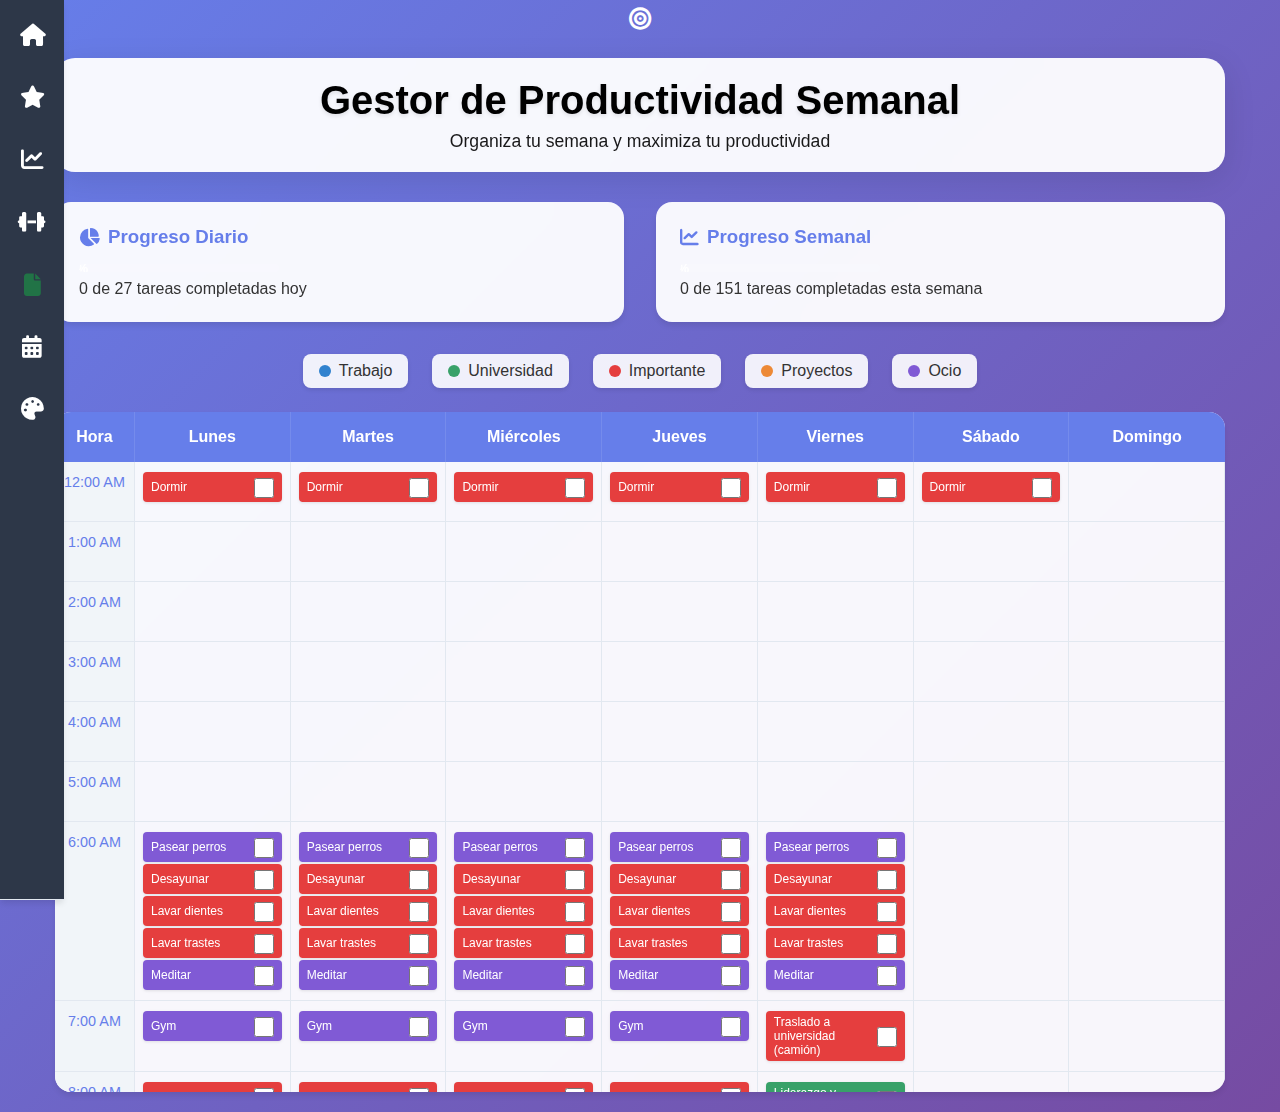
<file: WebAdministrativa/Horarios.html>
<!DOCTYPE html>
<html lang="es">
<head>
    <meta charset="UTF-8">
    <meta name="viewport" content="width=device-width, initial-scale=1.0">
    <title>Calendario Semanal - Gestor de Productividad</title>
    <link href="https://cdnjs.cloudflare.com/ajax/libs/font-awesome/6.4.0/css/all.min.css" rel="stylesheet">
    <link rel="stylesheet" href="css.css">
</head>
<body>
    <nav class="navbar">
        <div class="navbar-content">
            <div class="navbar-nav">
                <a href="#" class="nav-link">
                    <i class="fas fa-home"></i>
                </a>
                 <a href="#" class="nav-link" id="tasks-btn">
                    <i class="fas fa-star"></i>
                </a>
                <a href="Cuentas.html" class="nav-link">
                    <i class="fas fa-chart-line"></i>
                    
                </a>
                <a href="Gym.html" class="nav-link">
                        <i class="fas fa-dumbbell"></i>
                </a>
                <a href="https://1drv.ms/x/c/3048342d10c32d12/EXkS2HsSVBRPsWf66mJ8mawBxycEGjCQc96Eld2vqRWw4w?e=29upTn" class="nav-link">
                        <i class="fas fa-file" style="color:#217346;"></i>
                      <a href="Agenda.html" class="nav-link">
                        <i class="fas fa-calendar-alt"></i>
                </a>
                <div class="theme-selector">
                    <a href="#" class="nav-link" id="theme-toggle">
                        <i class="fas fa-palette"></i>
                        
                    </a>
                    <div class="theme-dropdown" id="theme-dropdown">
                        <div class="theme-option" data-theme="purple">
                            <div class="theme-color" style="background: linear-gradient(45deg, #667eea, #764ba2);"></div>
                            <span>Púrpura</span>
                        </div>
                        <div class="theme-option" data-theme="blue">
                            <div class="theme-color" style="background: linear-gradient(45deg, #4299e1, #2b6cb0);"></div>
                            <span>Azul</span>
                        </div>
                        <div class="theme-option" data-theme="green">
                            <div class="theme-color" style="background: linear-gradient(45deg, #48bb78, #2f855a);"></div>
                            <span>Verde</span>
                        </div>
                        <div class="theme-option" data-theme="orange">
                            <div class="theme-color" style="background: linear-gradient(45deg, #ed8936, #c05621);"></div>
                            <span>Naranja</span>
                        </div>
                        <div class="theme-option" data-theme="pink">
                            <div class="theme-color" style="background: linear-gradient(45deg, #ed64a6, #b83280);"></div>
                            <span>Rosa</span>
                        </div>
                    </div>
                </div>
            </div>
        </div>
    </nav>
    <a href="#" class="nav-link" id="monthly-goals-btn">
                    <i class="fas fa-bullseye"></i>
                </a>
                <div class="monthly-goals-overlay" id="monthly-goals-overlay">
                    <div class="monthly-goals-panel">
                        <div class="monthly-goals-header">
                            <h3><i class="fas fa-calendar-check"></i> Metas de Enero</h3>
                            <button class="close-btn" id="close-monthly-goals-btn">
                                <i class="fas fa-times"></i>
                            </button>
                        </div>
                        <div class="monthly-goals-content">
                            <ul class="goals-list" id="goals-list">
                                </ul>
                            <div class="empty-state" id="goals-empty-state" style="display: none;">
                                <i class="fas fa-flag-checkered"></i>
                                <p>¡Todas las metas completadas! ¡Excelente trabajo!</p>
                            </div>
                        </div>
                    </div>
                </div>
      <div class="important-tasks-overlay" id="important-tasks-overlay">
        <div class="important-tasks-panel">
            <div class="important-tasks-header">
                <h3><i class="fas fa-exclamation-triangle"></i> Tareas Importantes</h3>
                <button class="close-btn" id="close-tasks-btn">
                    <i class="fas fa-times"></i>
                </button>
            </div>
            <div class="important-tasks-content">
                <div class="important-tasks-list" id="important-tasks-list">
                    <div class="important-task-item" data-task-id="2">
                        <div class="task-checkbox-container">
                            <div class="task-checkbox" onclick="toggleTaskCompletion(2)"></div>
                            <div class="task-content">
                                <div class="task-title">Databricks Associate</div>
                                <div class="task-date">
                                    <i class="fas fa-calendar-alt"></i>
                                    Fecha: 28-02-2026
                                </div>
                            </div>
                        </div>
                    </div>
                    <div class="important-task-item" data-task-id="3">
                        <div class="task-checkbox-container">
                            <div class="task-checkbox" onclick="toggleTaskCompletion(1)"></div>
                            <div class="task-content">
                                <div class="task-title">CUCEI MART</div>
                                <div class="task-date">
                                    <i class="fas fa-calendar-alt"></i>
                                    Fecha: 30-05-2026
                                </div>
                            </div>
                        </div>
                    </div>
                    <div class="important-task-item" data-task-id="1">
                        <div class="task-checkbox-container">
                            <div class="task-checkbox" onclick="toggleTaskCompletion(1)"></div>
                            <div class="task-content">
                                <div class="task-title">NEXCODE</div>
                                <div class="task-date">
                                    <i class="fas fa-calendar-alt"></i>
                                    Fecha: 30-05-2026
                                </div>
                            </div>
                        </div>
                    </div>
                    <div class="important-task-item" data-task-id="1">
                        <div class="task-checkbox-container">
                            <div class="task-checkbox" onclick="toggleTaskCompletion(1)"></div>
                            <div class="task-content">
                                <div class="task-title">RagknosDemian</div>
                                <div class="task-date">
                                    <i class="fas fa-calendar-alt"></i>
                                    Fecha: 28-02-2026
                                </div>
                            </div>
                        </div>
                    </div>
                    <div class="important-task-item" data-task-id="1">
                        <div class="task-checkbox-container">
                            <div class="task-checkbox" onclick="toggleTaskCompletion(1)"></div>
                            <div class="task-content">
                                <div class="task-title">Curso PD0</div>
                                <div class="task-date">
                                    <i class="fas fa-calendar-alt"></i>
                                    Fecha: 30-04-2026
                                </div>
                            </div>
                        </div>
                    </div>
                </div>
                <div class="empty-state" id="empty-state">
                    <i class="fas fa-clipboard-list"></i>
                    <p>No hay mas tareas importantes por el momento</p>
                </div>
            </div>
        </div>
    </div>
    <div class="container">
        <div class="header">
            <h2>Gestor de Productividad Semanal</h2>
            <p>Organiza tu semana y maximiza tu productividad</p>
        </div>
        <div class="progress-section">
            <div class="progress-card">
                <h3><i class="fas fa-chart-pie"></i> Progreso Diario</h3>
                <div class="progress-bar">
                    <div class="progress-fill" id="daily-progress" style="width: 0%;">0%</div>
                </div>
                <p id="daily-stats">0 de 0 tareas completadas hoy</p>
            </div>
            <div class="progress-card">
                <h3><i class="fas fa-chart-line"></i> Progreso Semanal</h3>
                <div class="progress-bar">
                    <div class="progress-fill" id="weekly-progress" style="width: 0%;">0%</div>
                </div>
                <p id="weekly-stats">0 de 0 tareas completadas esta semana</p>
            </div>
        </div>
        <div class="legend">
            <div class="legend-item">
                <div class="legend-color" style="background: #3182ce;"></div>
                <span>Trabajo</span>
            </div>
            <div class="legend-item">
                <div class="legend-color" style="background: #38a169;"></div>
                <span>Universidad</span>
            </div>
            <div class="legend-item">
                <div class="legend-color" style="background: #e53e3e;"></div>
                <span>Importante</span>
            </div>
            <div class="legend-item">
                <div class="legend-color" style="background: #ed8936;"></div>
                <span>Proyectos</span>
            </div>
            <div class="legend-item">
                <div class="legend-color" style="background: #805ad5;"></div>
                <span>Ocio</span>
            </div>
        </div>
        <div class="calendar-container">
            <div class="calendar-header">
                <div>Hora</div>
                <div>Lunes</div>
                <div>Martes</div>
                <div>Miércoles</div>
                <div>Jueves</div>
                <div>Viernes</div>
                <div>Sábado</div>
                <div>Domingo</div>
            </div>
            <div class="calendar-body" id="calendar-body">
            </div>
        </div>
    </div>
    <script src="js.js"></script>
</body>
</html>
</file>
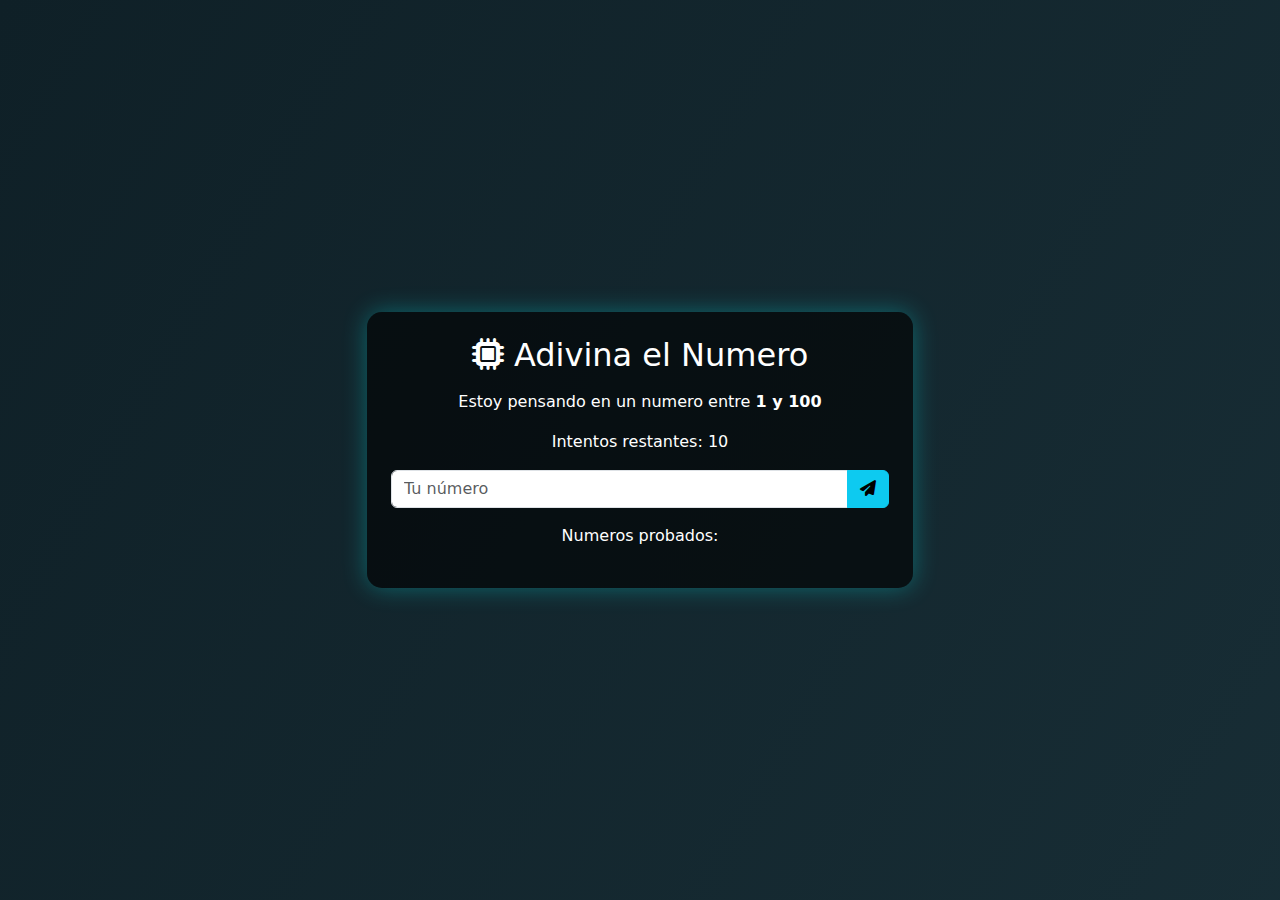
<file: WebAdministrativa/Juegos/AdivinaElNumero.html>
<!DOCTYPE html>
<html lang="es">
<head>
    <meta charset="UTF-8">
    <title>Adivina el Número</title>
    <link href="https://cdn.jsdelivr.net/npm/bootstrap@5.3.2/dist/css/bootstrap.min.css" rel="stylesheet">
    <link href="https://cdnjs.cloudflare.com/ajax/libs/font-awesome/6.5.1/css/all.min.css" rel="stylesheet">
    <style>
        body {
            min-height: 100vh;
            background: linear-gradient(120deg, #0f2027, #203a43, #2c5364);
            background-size: 400% 400%;
            animation: fondoAnimado 12s ease infinite;
            color: #fff;
        }
        @keyframes fondoAnimado {
            0% { background-position: 0% 50%; }
            50% { background-position: 100% 50%; }
            100% { background-position: 0% 50%; }
        }
        .game-card {
            background: rgba(0, 0, 0, 0.6);
            border-radius: 15px;
            box-shadow: 0 0 25px rgba(0, 255, 255, 0.3);
        }
        .numbers-tried span {
            margin-right: 6px;
            font-size: 0.9rem;
        }
    </style>
</head>
<body class="d-flex justify-content-center align-items-center">
<div class="container">
    <div class="row justify-content-center">
        <div class="col-md-6">
            <div class="game-card p-4 text-center">
                <h2 class="mb-3">
                    <i class="fa-solid fa-microchip"></i>
                    Adivina el Numero
                </h2>
                <p>Estoy pensando en un numero entre <strong>1 y 100</strong></p>
                <p>Intentos restantes: <span id="intentos">10</span></p>
                <div class="input-group mb-3">
                    <input type="number" id="guess" class="form-control" placeholder="Tu número">
                    <button class="btn btn-info" onclick="hacerIntento()">
                        <i class="fa-solid fa-paper-plane"></i>
                    </button>
                </div>
                <p id="mensaje" class="fw-bold"></p>
                <div class="numbers-tried mb-3">
                    <p class="mb-1">Numeros probados:</p>
                    <div id="listaNumeros"></div>
                </div>
                <button id="reiniciar" class="btn btn-warning d-none" onclick="reiniciarJuego()">
                    <i class="fa-solid fa-rotate-right"></i> Jugar de nuevo
                </button>

            </div>
        </div>
    </div>
</div>
<script>
    let numeroSecreto;
    let intentosRestantes;
    let numerosProbados;
    iniciarJuego();
    function iniciarJuego() {
        numeroSecreto = Math.floor(Math.random() * 100) + 1;
        intentosRestantes = 10;
        numerosProbados = [];
        document.getElementById("intentos").textContent = intentosRestantes;
        document.getElementById("mensaje").textContent = "";
        document.getElementById("listaNumeros").innerHTML = "";
        document.getElementById("guess").disabled = false;
        document.getElementById("reiniciar").classList.add("d-none");
    }
    function hacerIntento() {
        const input = document.getElementById("guess");
        const numero = Number(input.value);
        if (!numero || numero < 1 || numero > 100) {
            document.getElementById("mensaje").textContent = "Introduce un numero (1-100)";
            return;
        }
        if (numerosProbados.includes(numero)) {
            document.getElementById("mensaje").textContent = "Ya probaste ese numero";
            return;
        }
        numerosProbados.push(numero);
        intentosRestantes--;
        document.getElementById("intentos").textContent = intentosRestantes;
        mostrarNumerosProbados();
        if (numero === numeroSecreto) {
            document.getElementById("mensaje").textContent = "Ganaste, hay un sistema de algoritmo falso detras de esto relacionado a la conjetura de collatz?";
            terminarJuego();
        } else if (intentosRestantes === 0) {
            document.getElementById("mensaje").textContent =
                `Se acabaron los intentos, te recomiendo usar algun metodo de algoritmo para aumentar tus posibilidades de ganar. El numero era ${numeroSecreto}`;
            terminarJuego();
        } else if (numero < numeroSecreto) {
            document.getElementById("mensaje").textContent = "Demasiado bajo";
        } else {
            document.getElementById("mensaje").textContent = "Demasiado alto";
        }
        input.value = "";
    }
    function mostrarNumerosProbados() {
        const contenedor = document.getElementById("listaNumeros");
        contenedor.innerHTML = "";
        numerosProbados.forEach(n => {
            const badge = document.createElement("span");
            badge.className = "badge bg-secondary";
            badge.textContent = n;
            contenedor.appendChild(badge);
        });
    }
    function terminarJuego() {
        document.getElementById("guess").disabled = true;
        document.getElementById("reiniciar").classList.remove("d-none");
    }
    function reiniciarJuego() {
        iniciarJuego();
    }
</script>
</body>
</html>
</file>
<file: css.css>
:root {
            --primary-color: #667eea;
            --primary-dark: #5a6fd8;
            --primary-light: #f1f5f9;
            --secondary-color: #764ba2;
            --accent-color: #f093fb;
            --bg-color: #ffffff;
            --text-color: #1a202c;
            --border-color: #e2e8f0;
            --success-color: #48bb78;
            --warning-color: #ed8936;
            --error-color: #f56565;
            --shadow: 0 4px 6px -1px rgba(0, 0, 0, 0.1);
        }

        .theme-purple {
            --primary-color: #667eea;
            --primary-dark: #5a6fd8;
            --secondary-color: #764ba2;
            --accent-color: #f093fb;
        }

        .theme-blue {
            --primary-color: #4299e1;
            --primary-dark: #3182ce;
            --secondary-color: #2b6cb0;
            --accent-color: #63b3ed;
        }

        .theme-green {
            --primary-color: #48bb78;
            --primary-dark: #38a169;
            --secondary-color: #2f855a;
            --accent-color: #68d391;
        }

        .theme-orange {
            --primary-color: #ed8936;
            --primary-dark: #dd6b20;
            --secondary-color: #c05621;
            --accent-color: #f6ad55;
        }

        .theme-pink {
            --primary-color: #ed64a6;
            --primary-dark: #d53f8c;
            --secondary-color: #b83280;
            --accent-color: #f687b3;
        }

        * {
            margin: 0;
            padding: 0;
            box-sizing: border-box;
        }

        body {
            font-family: 'Segoe UI', Tahoma, Geneva, Verdana, sans-serif;
            background: linear-gradient(135deg, var(--primary-color), var(--secondary-color));
            min-height: 100vh;
            color: var(--text-color);
        }

        .navbar {
            background: rgba(255, 255, 255, 0.95);
            backdrop-filter: blur(10px);
            padding: 1rem 2rem;
            box-shadow: var(--shadow);
            position: sticky;
            top: 0;
            z-index: 100;
            border-bottom: 1px solid var(--border-color);
        }

        .navbar-content {
            display: flex;
            justify-content: space-between;
            align-items: center;
            max-width: 1400px;
            margin: 0 auto;
        }

        .navbar-brand {
            display: flex;
            align-items: center;
            font-size: 1.5rem;
            font-weight: bold;
            color: var(--primary-color);
        }

        .navbar-brand i {
            margin-right: 0.5rem;
        }

        .navbar-nav {
            display: flex;
            gap: 1.5rem;
            align-items: center;
        }

        .nav-link {
            color: var(--text-color);
            text-decoration: none;
            padding: 0.5rem 1rem;
            border-radius: 0.5rem;
            transition: all 0.3s ease;
            display: flex;
            align-items: center;
            gap: 0.5rem;
        }

        .nav-link:hover {
            background: var(--primary-light);
            color: var(--primary-color);
        }

        .theme-selector {
            position: relative;
        }

        .theme-dropdown {
        position: absolute;
        left: 60px; /* CAMBIO: antes era right: 60px */
        top: 0;
        background: #fff;
        padding: 0.5rem;
        border-radius: 8px;
        box-shadow: 0 2px 8px rgba(0,0,0,0.2);
        display: none;
        flex-direction: column;
        gap: 0.5rem;
        z-index: 1001;
    }

        .theme-dropdown.active {
            display: block;
        }

        .theme-option {
        display: flex;
        align-items: center;
        gap: 0.5rem;
        cursor: pointer;
    }

    .theme-color {
        width: 20px;
        height: 20px;
        border-radius: 50%;
    }

    /* CAMBIO: ajusta el contenedor principal para que no quede detrás de la navbar */
    .container {
        margin-left: 70px;
        padding: 20px;
        width: calc(100% - 70px);
    }

        .header {
            text-align: center;
            margin-bottom: 2rem;
        }

        .header h2 {
            color: rgb(0, 0, 0);
            font-size: 2.5rem;
            margin-bottom: 0.5rem;
            text-shadow: 0 2px 4px rgba(0,0,0,0.1);
        }

        .header p {
            color: rgba(0, 0, 0, 0.9);
            font-size: 1.1rem;
        }

        .progress-section {
            display: grid;
            grid-template-columns: 1fr 1fr;
            gap: 2rem;
            margin-bottom: 2rem;
        }

        .progress-card {
            background: rgba(255, 255, 255, 0.95);
            padding: 1.5rem;
            border-radius: 1rem;
            box-shadow: var(--shadow);
            backdrop-filter: blur(10px);
        }

        .progress-card h3 {
            display: flex;
            align-items: center;
            gap: 0.5rem;
            margin-bottom: 1rem;
            color: var(--primary-color);
        }

        .progress-bar {
            background: var(--border-color);
            height: 1rem;
            border-radius: 0.5rem;
            overflow: hidden;
            margin-bottom: 0.5rem;
        }

        .progress-fill {
            height: 100%;
            background: linear-gradient(90deg, var(--primary-color), var(--accent-color));
            border-radius: 0.5rem;
            transition: width 0.5s ease;
            display: flex;
            align-items: center;
            justify-content: center;
            color: white;
            font-weight: bold;
            font-size: 0.8rem;
        }

        .calendar-container {
            background: rgba(255, 255, 255, 0.95);
            border-radius: 1rem;
            box-shadow: var(--shadow);
            overflow: hidden;
            backdrop-filter: blur(10px);
        }

        .calendar-header {
            display: grid;
            grid-template-columns: 80px repeat(7, 1fr);
            background: var(--primary-color);
            color: white;
        }

        .calendar-header > div {
            padding: 1rem;
            text-align: center;
            font-weight: bold;
            border-right: 1px solid rgba(255, 255, 255, 0.1);
        }

        .calendar-header > div:last-child {
            border-right: none;
        }

        .calendar-body {
            display: grid;
            grid-template-columns: 80px repeat(7, 1fr);
            max-height: 70vh;
            overflow-y: auto;
        }

        .time-slot {
            padding: 0.75rem 0.5rem;
            border-right: 1px solid var(--border-color);
            border-bottom: 1px solid var(--border-color);
            font-size: 0.9rem;
            font-weight: 500;
            color: var(--primary-color);
            text-align: center;
            background: var(--primary-light);
        }

        .day-column {
            border-right: 1px solid var(--border-color);
            border-bottom: 1px solid var(--border-color);
            min-height: 60px;
            padding: 0.5rem;
            position: relative;
        }

        .day-column:last-child {
            border-right: none;
        }

        .task {
            background: var(--task-color, var(--primary-color));
            color: white;
            padding: 0.25rem 0.5rem;
            margin: 0.125rem 0;
            border-radius: 0.25rem;
            font-size: 0.75rem;
            cursor: pointer;
            transition: all 0.2s ease;
            display: flex;
            align-items: center;
            justify-content: space-between;
            box-shadow: 0 1px 3px rgba(0,0,0,0.1);
        }

        .task:hover {
            transform: translateY(-1px);
            box-shadow: 0 2px 8px rgba(0,0,0,0.15);
        }

        .task.completed {
            opacity: 0.7;
            text-decoration: line-through;
        }

        .task-checkbox {
            margin-left: 0.25rem;
            cursor: pointer;
        }

        .task-work { --task-color: #3182ce; }
        .task-university { --task-color: #38a169; }
        .task-important { --task-color: #e53e3e; }
        .task-project { --task-color: #ed8936; }
        .task-leisure { --task-color: #805ad5; }

        .legend {
            display: flex;
            justify-content: center;
            gap: 1.5rem;
            margin: 1.5rem 0;
            flex-wrap: wrap;
        }

        .legend-item {
            display: flex;
            align-items: center;
            gap: 0.5rem;
            background: rgba(255, 255, 255, 0.9);
            padding: 0.5rem 1rem;
            border-radius: 0.5rem;
            box-shadow: 0 2px 4px rgba(0,0,0,0.1);
        }

        .legend-color {
            width: 12px;
            height: 12px;
            border-radius: 50%;
        }

        @media (max-width: 768px) {
            .navbar-content {
                flex-direction: column;
                gap: 1rem;
            }

            .navbar-nav {
                flex-wrap: wrap;
                justify-content: center;
            }

            .container {
                padding: 1rem;
            }

            .header h2 {
                font-size: 2rem;
            }

            .progress-section {
                grid-template-columns: 1fr;
                gap: 1rem;
            }

            .calendar-header,
            .calendar-body {
                grid-template-columns: 60px repeat(7, 1fr);
            }

            .calendar-header > div {
                padding: 0.5rem 0.25rem;
                font-size: 0.8rem;
            }

            .time-slot {
                padding: 0.5rem 0.25rem;
                font-size: 0.7rem;
            }

            .day-column {
                padding: 0.25rem;
            }

            .task {
                font-size: 0.7rem;
                padding: 0.2rem 0.3rem;
            }

            .legend {
                gap: 0.5rem;
            }

            .legend-item {
                font-size: 0.8rem;
                padding: 0.3rem 0.5rem;
            }
        }

        @media (max-width: 480px) {
            .calendar-header,
            .calendar-body {
                grid-template-columns: 50px repeat(7, minmax(60px, 1fr));
            }

            .calendar-header > div {
                padding: 0.3rem 0.1rem;
                font-size: 0.7rem;
            }

            .time-slot {
                padding: 0.3rem 0.1rem;
                font-size: 0.6rem;
            }

            .task {
                font-size: 0.6rem;
                padding: 0.1rem 0.2rem;
            }
        }
    










        * {
            margin: 0;
            padding: 0;
            box-sizing: border-box;
        }
        body {
            font-family: 'Segoe UI', Tahoma, Geneva, Verdana, sans-serif;
            background: linear-gradient(135deg, #667eea 0%, #764ba2 100%);
            min-height: 100vh;
            color: #333;
        }
        .container {
            max-width: 1400px;
            margin: 0 auto;
            padding: 20px;
        }
        .header {
            background: rgba(255, 255, 255, 0.95);
            backdrop-filter: blur(10px);
            border-radius: 20px;
            padding: 20px;
            margin-bottom: 30px;
            box-shadow: 0 8px 32px rgba(0, 0, 0, 0.1);
        }
        .header-top {
            display: flex;
            justify-content: space-between;
            align-items: center;
            margin-bottom: 20px;
        }
        .logo {
            font-size: 28px;
            font-weight: bold;
            color: #667eea;
        }
        .market-data {
            display: flex;
            gap: 20px;
        }
        .market-item {
            text-align: center;
            padding: 10px 15px;
            background: linear-gradient(45deg, #f093fb 0%, #f5576c 100%);
            border-radius: 12px;
            color: white;
            min-width: 120px;
        }
        .market-item .label {
            font-size: 12px;
            opacity: 0.9;
        }
        .market-item .value {
            font-size: 16px;
            font-weight: bold;
        }
        .wealth-summary {
            display: grid;
            grid-template-columns: repeat(auto-fit, minmax(200px, 1fr));
            gap: 15px;
        }
        .wealth-card {
            background: linear-gradient(45deg, #4facfe 0%, #00f2fe 100%);
            padding: 20px;
            border-radius: 15px;
            text-align: center;
            color: white;
            position: relative;
            overflow: hidden;
        }
        .wealth-card::before {
            content: '';
            position: absolute;
            top: 0;
            left: 0;
            right: 0;
            bottom: 0;
            background: rgba(255, 255, 255, 0.1);
            border-radius: 15px;
        }
        .wealth-card .amount {
            font-size: 24px;
            font-weight: bold;
            margin-bottom: 5px;
            position: relative;
            z-index: 1;
        }
        .wealth-card .label {
            font-size: 14px;
            opacity: 0.9;
            position: relative;
            z-index: 1;
        }
        .main-content {
            display: grid;
            grid-template-columns: 1fr 1fr;
            gap: 30px;
            margin-bottom: 30px;
        }
        .card {
            background: rgba(255, 255, 255, 0.95);
            backdrop-filter: blur(10px);
            border-radius: 20px;
            padding: 25px;
            box-shadow: 0 8px 32px rgba(0, 0, 0, 0.1);
        }
        .card h3 {
            margin-bottom: 20px;
            color: #667eea;
            font-size: 20px;
        }
        .transactions {
            grid-column: 1 / -1;
        }
        .transaction-form {
            display: grid;
            grid-template-columns: 1fr 1fr 1fr auto;
            gap: 15px;
            margin-bottom: 20px;
            align-items: end;
        }
        .form-group {
            display: flex;
            flex-direction: column;
        }
        .form-group label {
            margin-bottom: 5px;
            font-weight: 600;
            color: #555;
        }
        .form-group input, .form-group select {
            padding: 12px;
            border: 2px solid #e1e5e9;
            border-radius: 10px;
            font-size: 14px;
            transition: border-color 0.3s;
        }
        .form-group input:focus, .form-group select:focus {
            outline: none;
            border-color: #667eea;
        }
        .btn {
            padding: 12px 25px;
            border: none;
            border-radius: 10px;
            font-weight: 600;
            cursor: pointer;
            transition: all 0.3s;
        }
        .btn-primary {
            background: linear-gradient(45deg, #667eea 0%, #764ba2 100%);
            color: white;
        }
        .btn-primary:hover {
            transform: translateY(-2px);
            box-shadow: 0 5px 15px rgba(102, 126, 234, 0.4);
        }
        .transaction-list {
            max-height: 300px;
            overflow-y: auto;
        }
        .transaction-item {
            display: flex;
            justify-content: space-between;
            align-items: center;
            padding: 15px;
            margin-bottom: 10px;
            background: #f8f9fa;
            border-radius: 12px;
            border-left: 4px solid #667eea;
        }
        .transaction-info {
            flex: 1;
        }
        .transaction-amount {
            font-weight: bold;
            font-size: 16px;
        }
        .transaction-description {
            color: #666;
            font-size: 14px;
        }
        .transaction-date {
            color: #999;
            font-size: 12px;
        }
        .expense { border-left-color: #f5576c; }
        .income { border-left-color: #4facfe; }
        .investment { border-left-color: #f093fb; }
        .chart-container {
            position: relative;
            height: 300px;
            margin-top: 20px;
        }
        .next-payment {
            background: linear-gradient(45deg, #a8edea 0%, #fed6e3 100%);
            padding: 15px;
            border-radius: 12px;
            margin-top: 20px;
            text-align: center;
        }
        .next-payment h4 {
            color: #667eea;
            margin-bottom: 5px;
        }
        .countdown {
            font-size: 18px;
            font-weight: bold;
            color: #764ba2;
        }
        .loading {
            display: inline-block;
            width: 20px;
            height: 20px;
            border: 3px solid #f3f3f3;
            border-top: 3px solid #667eea;
            border-radius: 50%;
            animation: spin 1s linear infinite;
        }
        @keyframes spin {
            0% { transform: rotate(0deg); }
            100% { transform: rotate(360deg); }
        }
        @media (max-width: 768px) {
            .main-content {
                grid-template-columns: 1fr;
            }
            .transaction-form {
                grid-template-columns: 1fr;
            }
            .market-data {
                flex-direction: column;
                gap: 10px;
            }
        }










.navbar {
    position: fixed;
    top: 0;
    left: 0; /* CAMBIO: antes era right: 0 */
    height: 100vh;
    width: 60px;
    background-color: #2d3748;
    display: flex;
    flex-direction: column;
    align-items: center;
    padding-top: 1rem;
    z-index: 1000;
}

.navbar-content {
    display: flex;
    flex-direction: column;
    align-items: center;
    width: 100%;
}

.navbar-brand {
    color: white;
    font-size: 1.2rem;
    margin-bottom: 2rem;
}

.navbar-brand i {
    font-size: 1.5rem;
}

.navbar-nav {
    display: flex;
    flex-direction: column;
    gap: 1.5rem;
    width: 100%;
    align-items: center;
}

.nav-link {
    color: white;
    font-size: 1.4rem;
    text-decoration: none;
    display: flex;
    justify-content: center;
    align-items: center;
    width: 100%;
    transition: background 0.3s;
}

.nav-link:hover {
    background-color: #4a5568;
    border-radius: 10px;
}








 .important-tasks-overlay {
            position: fixed;
            top: 0;
            left: 0;
            width: 100%;
            height: 100%;
            background: rgba(0, 0, 0, 0.5);
            z-index: 2000;
            opacity: 0;
            visibility: hidden;
            transition: all 0.3s ease;
            backdrop-filter: blur(5px);
        }

        .important-tasks-overlay.active {
            opacity: 1;
            visibility: visible;
        }

        .important-tasks-panel {
            position: fixed;
            top: 50%;
            left: 50%;
            transform: translate(-50%, -50%) scale(0.9);
            width: 90%;
            max-width: 600px;
            max-height: 80vh;
            background: rgb(255, 255, 255);
            border-radius: 1rem;
            box-shadow: 0 20px 40px rgba(0, 0, 0, 0.3);
            overflow: hidden;
            transition: all 0.3s ease;
        }

        .important-tasks-overlay.active .important-tasks-panel {
            transform: translate(-50%, -50%) scale(1);
        }

        .important-tasks-header {
            background: linear-gradient(135deg, var(--danger-color), #f56565);
            color: rgb(170, 21, 21);
            padding: 1.5rem;
            display: flex;
            justify-content: space-between;
            align-items: center;
        }

        .important-tasks-header h3 {
            font-size: 1.5rem;
            display: flex;
            align-items: center;
            gap: 0.5rem;
        }

        .close-btn {
            background: none;
            border: none;
            color: white;
            font-size: 1.5rem;
            cursor: pointer;
            padding: 0.5rem;
            border-radius: 50%;
            transition: all 0.3s ease;
            width: 40px;
            height: 40px;
            display: flex;
            align-items: center;
            justify-content: center;
        }

        .close-btn:hover {
            background: rgba(255, 255, 255, 0.2);
            transform: rotate(90deg);
        }

        .important-tasks-content {
            padding: 1.5rem;
            max-height: 60vh;
            overflow-y: auto;
        }

        .important-tasks-list {
            display: flex;
            flex-direction: column;
            gap: 1rem;
        }

        .important-task-item {
            background: #f8fafc;
            border: 1px solid var(--border-color);
            border-radius: 0.75rem;
            padding: 1rem;
            transition: all 0.3s ease;
            position: relative;
        }

        .important-task-item:hover {
            transform: translateY(-2px);
            box-shadow: var(--shadow);
        }

        .important-task-item.completed {
            background: #f0fff4;
            border-color: var(--success-color);
            opacity: 0.8;
        }

        .task-checkbox-container {
            display: flex;
            align-items: flex-start;
            gap: 0.75rem;
        }

        .task-checkbox {
            width: 20px;
            height: 20px;
            border: 2px solid var(--danger-color);
            border-radius: 4px;
            cursor: pointer;
            display: flex;
            align-items: center;
            justify-content: center;
            transition: all 0.3s ease;
            margin-top: 2px;
            flex-shrink: 0;
        }

        .task-checkbox.checked {
            background: var(--success-color);
            border-color: var(--success-color);
        }

        .task-checkbox.checked::after {
            content: '✓';
            color: white;
            font-weight: bold;
            font-size: 12px;
        }

        .task-content {
            flex: 1;
        }

        .task-title {
            font-weight: 600;
            color: var(--text-color);
            margin-bottom: 0.5rem;
            font-size: 1rem;
        }

        .task-date {
            color: var(--danger-color);
            font-size: 0.9rem;
            font-weight: 500;
            display: flex;
            align-items: center;
            gap: 0.25rem;
        }

        .task-date.overdue {
            color: #c53030;
            font-weight: 600;
        }

        .task-date.due-soon {
            color: var(--warning-color);
            font-weight: 600;
        }

        .empty-state {
            text-align: center;
            padding: 2rem;
            color: #718096;
        }

        .empty-state i {
            font-size: 3rem;
            margin-bottom: 1rem;
            opacity: 0.5;
        }

        /* Responsive Design */
        @media (max-width: 768px) {
            .navbar-nav {
                gap: 1rem;
            }

            .nav-link {
                padding: 0.5rem;
                font-size: 1rem;
            }

            .header h2 {
                font-size: 2rem;
            }

            .header p {
                font-size: 1rem;
            }

            .important-tasks-panel {
                width: 95%;
                max-height: 85vh;
            }

            .important-tasks-header {
                padding: 1rem;
            }

            .important-tasks-header h3 {
                font-size: 1.25rem;
            }

            .important-tasks-content {
                padding: 1rem;
            }

            .calendar-header {
                font-size: 0.9rem;
            }

            .calendar-header > div {
                padding: 0.75rem 0.5rem;
            }
        }

        @media (max-width: 480px) {
            .container {
                padding: 1rem 0.5rem;
            }

            .progress-section {
                grid-template-columns: 1fr;
            }

            .legend {
                flex-direction: column;
                align-items: center;
            }

            .important-tasks-header h3 {
                font-size: 1.1rem;
            }

            .task-title {
                font-size: 0.95rem;
            }

            .task-date {
                font-size: 0.85rem;
            }
        }



 .workout-day {
            background: var(--card-bg);
            border: 1px solid var(--border-color);
            border-radius: 12px;
            padding: 20px;
            margin: 15px 0;
            box-shadow: 0 4px 15px rgba(0,0,0,0.1);
        }
        
        .exercise-item {
            display: flex;
            justify-content: space-between;
            align-items: center;
            padding: 15px;
            margin: 10px 0;
            background: rgba(255,255,255,0.05);
            border-radius: 8px;
            border-left: 4px solid var(--primary-color);
        }
        
        .exercise-info {
            flex: 1;
        }
        
        .exercise-name {
            font-weight: bold;
            font-size: 16px;
            margin-bottom: 5px;
        }
        
        .exercise-code {
            color: var(--text-secondary);
            font-size: 12px;
        }
        
        .weight-info {
            display: flex;
            flex-direction: column;
            align-items: center;
            margin: 0 20px;
        }
        
        .weight-display {
            background: var(--primary-color);
            color: white;
            padding: 8px 15px;
            border-radius: 20px;
            font-weight: bold;
            margin: 2px 0;
            font-size: 14px;
        }
        
        .video-btn {
            background: #ff4757;
            color: white;
            border: none;
            padding: 10px 20px;
            border-radius: 25px;
            cursor: pointer;
            font-weight: bold;
            transition: all 0.3s ease;
        }
        
        .video-btn:hover {
            background: #ff3742;
            transform: translateY(-2px);
        }
        
        .day-selector {
            display: flex;
            justify-content: center;
            gap: 10px;
            margin: 20px 0;
            flex-wrap: wrap;
        }
        
        .day-btn {
            background: var(--card-bg);
            border: 2px solid var(--border-color);
            color: var(--text-color);
            padding: 12px 20px;
            border-radius: 25px;
            cursor: pointer;
            font-weight: bold;
            transition: all 0.3s ease;
        }
        
        .day-btn.active {
            background: var(--primary-color);
            color: white;
            border-color: var(--primary-color);
        }
        
        .video-modal {
            display: none;
            position: fixed;
            top: 0;
            left: 0;
            width: 100%;
            height: 100%;
            background: rgba(0,0,0,0.9);
            z-index: 1000;
            padding: 20px;
        }
        
        .video-container {
            max-width: 900px;
            margin: 50px auto;
            background: var(--card-bg);
            border-radius: 15px;
            padding: 20px;
            position: relative;
        }
        
        .close-btn {
            position: absolute;
            top: 15px;
            right: 20px;
            background: #ff4757;
            color: white;
            border: none;
            width: 35px;
            height: 35px;
            border-radius: 50%;
            cursor: pointer;
            font-size: 18px;
        }
        
        .video-frame {
            width: 100%;
            height: 400px;
            border: none;
            border-radius: 10px;
        }
        
        .nutrition-modal {
            display: none;
            position: fixed;
            top: 0;
            left: 0;
            width: 100%;
            height: 100%;
            background: rgba(165, 218, 145, 0.9);
            z-index: 1000;
            padding: 20px;
            overflow-y: auto;
        }
        
        .nutrition-container {
            max-width: 1200px;
            margin: 20px auto;
            background: var(--card-bg);
            border-radius: 15px;
            padding: 20px;
            position: relative;
            max-height: 90vh;
            overflow-y: auto;
        }
        
        .stats-grid {
            display: grid;
            grid-template-columns: repeat(auto-fit, minmax(180px, 1fr));
            gap: 15px;
            margin: 15px 0;
        }
        
        .stat-card {
            background: rgba(255,255,255,0.05);
            padding: 20px;
            border-radius: 12px;
            text-align: center;
            border-left: 4px solid var(--primary-color);
        }
        
        .stat-value {
            font-size: 28px;
            font-weight: bold;
            color: var(--primary-color);
            margin-bottom: 5px;
        }
        
        .diet-section {
            margin: 20px 0;
            padding: 15px;
            background: rgba(255, 255, 255, 0.03);
            border-radius: 10px;
            border-left: 4px solid var(--primary-color);
        }
        
        .diet-section h3 {
            margin: 0 0 15px 0;
            padding-bottom: 10px;
            border-bottom: 1px solid rgba(255,255,255,0.1);
        }
        
        .meal-item {
            display: flex;
            justify-content: space-between;
            padding: 10px 15px;
            margin: 8px 0;
            background: rgba(255,255,255,0.05);
            border-radius: 8px;
        }
        
        .progress-tracker {
            margin: 15px 0;
            padding: 15px;
            background: rgba(255,255,255,0.03);
            border-radius: 10px;
            border-left: 4px solid var(--primary-color);
        }
        
        .progress-tracker h3 {
            margin: 0 0 15px 0;
            padding-bottom: 10px;
            border-bottom: 1px solid rgba(255,255,255,0.1);
        }
        
        .progress-item {
            display: flex;
            justify-content: space-between;
            align-items: center;
            padding: 15px;
            margin: 10px 0;
            background: rgba(255,255,255,0.05);
            border-radius: 8px;
        }
        
        .progress-bar {
            width: 200px;
            height: 8px;
            background: rgba(255,255,255,0.1);
            border-radius: 4px;
            overflow: hidden;
        }
        
        .progress-fill {
            height: 100%;
            background: var(--primary-color);
            transition: width 0.3s ease;
        }
        
        .nutrition-btn {
            position: fixed;
            bottom: 30px;
            right: 30px;
            background: var(--primary-color);
            color: white;
            border: none;
            width: 60px;
            height: 60px;
            border-radius: 50%;
            cursor: pointer;
            font-size: 24px;
            box-shadow: 0 4px 15px rgba(0,0,0,0.3);
            transition: all 0.3s ease;
        }
        
        .nutrition-btn:hover {
            transform: scale(1.1);
        }
</file>
<file: style.css>
body {
    font-family: 'Arial', sans-serif;
    display: flex;
    flex-direction: column;
    justify-content: center;
    align-items: center;
    min-height: 100vh;
    background-color: #f0f2f5;
    margin: 0;
    color: #333;
    gap: 30px;
    padding: 30px 0;
}

.container {
    background-color: #ffffff;
    padding: 30px;
    border-radius: 10px;
    box-shadow: 0 4px 8px rgba(0, 0, 0, 0.1);
    text-align: center;
    width: 90%;
    max-width: 700px; /* Un poco más ancho para el nuevo menú */
}

h1 {
    color: #4CAF50;
    margin-bottom: 25px;
}

.controls {
    margin-bottom: 25px;
    display: flex;
    justify-content: center;
    align-items: center;
    gap: 15px;
    flex-wrap: wrap;
}

/* Nuevo estilo para los controles de matemáticas */
.math-controls-flex {
    flex-direction: column; /* Apila los grupos de control */
    gap: 20px;
}

.control-group {
    display: flex;
    align-items: center;
    gap: 10px;
    width: 100%;
    justify-content: center;
    flex-wrap: wrap; /* Permite que los elementos se envuelvan en pantallas pequeñas */
}

.controls label {
    font-size: 1.1em;
    font-weight: bold;
}

.controls select,
.controls button {
    padding: 10px 15px;
    border: 1px solid #ddd;
    border-radius: 5px;
    font-size: 1em;
    cursor: pointer;
    transition: all 0.3s ease;
}

.controls select {
    background-color: #f9f9f9;
}

.controls button {
    background-color: #4CAF50;
    color: white;
    border: none;
}

.controls button:hover {
    background-color: #45a049;
    transform: translateY(-2px);
}

.sudoku-grid {
    display: grid;
    grid-template-columns: repeat(9, 1fr);
    grid-template-rows: repeat(9, 1fr);
    width: 100%;
    max-width: 450px;
    height: 450px;
    margin: 0 auto 25px auto;
    border: 2px solid #333;
    box-sizing: border-box;
}

.sudoku-cell {
    width: 100%;
    height: 100%;
    display: flex;
    justify-content: center;
    align-items: center;
    border: 1px solid #ccc;
    font-size: 1.5em;
    font-weight: bold;
    box-sizing: border-box;
    cursor: pointer;
    background-color: #fff;
    transition: background-color 0.1s ease;
}

.sudoku-cell.prefilled {
    background-color: #e0e0e0;
    cursor: default;
    color: #555;
}

.sudoku-cell.selected {
    background-color: #cceeff;
}

.sudoku-cell.error {
    background-color: #ffcccc;
    color: #d32f2f;
}

/* Bordes para los bloques 3x3 */
.sudoku-cell:nth-child(3n) {
    border-right: 2px solid #333;
}
.sudoku-cell:nth-child(9n) {
    border-right: 1px solid #ccc;
}

.sudoku-cell:nth-child(n) {
    border-right: 1px solid #ccc;
    border-bottom: 1px solid #ccc;
}

.sudoku-cell:nth-child(3n+1) {
    border-left: 1px solid #ccc;
}

.sudoku-cell:nth-child(n + 19):nth-child(-n + 27),
.sudoku-cell:nth-child(n + 46):nth-child(-n + 54) {
    border-bottom: 2px solid #333;
}

.sudoku-cell:nth-child(3n):not(:nth-child(9n)) {
    border-right: 2px solid #333;
}

.sudoku-cell:nth-child(9n) {
    border-right: 1px solid #ccc;
}

input[type="number"] {
    width: 80%;
    height: 80%;
    border: none;
    text-align: center;
    font-size: 1.5em;
    font-weight: bold;
    background-color: transparent;
    -moz-appearance: textfield;
    appearance: textfield;
    color: #007bff;
}

input[type="number"]::-webkit-outer-spin-button,
input[type="number"]::-webkit-inner-spin-button {
    -webkit-appearance: none;
    margin: 0;
}

.message {
    margin-top: 20px;
    font-size: 1.2em;
    font-weight: bold;
    color: #333;
}

.message.success {
    color: #28a745;
}

.message.error {
    color: #dc3545;
}

/* Estilos para el juego de matemáticas */
.math-game-container {
    margin-top: 30px;
    background-color: #e8f5e9;
}

.math-problem-area {
    margin-top: 20px;
    padding: 20px;
    border: 1px solid #c8e6c9;
    border-radius: 8px;
    background-color: #ffffff;
    box-shadow: inset 0 1px 3px rgba(0,0,0,0.1);
}

#math-problem-text {
    font-size: 1.8em;
    font-weight: bold;
    margin-bottom: 20px;
    color: #00796b;
    min-height: 1.5em;
    white-space: pre-wrap; /* Permite saltos de línea */
}

#math-answer-input {
    padding: 12px;
    font-size: 1.2em;
    width: 80%;
    max-width: 300px;
    border: 1px solid #a5d6a7;
    border-radius: 5px;
    text-align: center;
    margin-bottom: 15px;
}

#check-math-answer {
    background-color: #2e7d32;
    color: white;
    padding: 12px 25px;
    border: none;
    border-radius: 5px;
    font-size: 1.1em;
    cursor: pointer;
    transition: background-color 0.3s ease;
}

#check-math-answer:hover {
    background-color: #1b5e20;
}

#math-result-message {
    margin-top: 15px;
    font-size: 1.3em;
    font-weight: bold;
    min-height: 1.5em;
}

#math-result-message.correct {
    color: #28a745;
}

#math-result-message.incorrect {
    color: #dc3545;
}
</file>
<file: WebAdministrativa/Agenda.css>
@import url('https://fonts.googleapis.com/css2?family=Outfit:wght@300;400;500;600;700;800&family=Space+Mono:wght@400;700&display=swap');
:root {
    --bg-primary: #f8f9fa;
    --bg-secondary: #ffffff;
    --bg-tertiary: #e9ecef;
    --text-primary: #212529;
    --text-secondary: #6c757d;
    --text-muted: #adb5bd;
    --color-primary: #4361ee;
    --color-primary-dark: #3651ce;
    --color-secondary: #7209b7;
    --color-success: #06d6a0;
    --color-warning: #ffd60a;
    --color-danger: #ef476f;
    --color-info: #4cc9f0;
    --cat-trabajo: #4361ee;
    --cat-personal: #7209b7;
    --cat-proyecto: #f72585;
    --cat-estudio: #4cc9f0;
    --cat-salud: #06d6a0;
    --cat-compras: #ffd60a;
    --shadow-sm: 0 2px 4px rgba(0, 0, 0, 0.08);
    --shadow-md: 0 4px 12px rgba(0, 0, 0, 0.1);
    --shadow-lg: 0 8px 24px rgba(0, 0, 0, 0.12);
    --shadow-xl: 0 16px 48px rgba(0, 0, 0, 0.15);
    --border-radius: 12px;
    --border-radius-sm: 8px;
    --border-radius-lg: 16px;
    --transition-fast: 0.2s ease;
    --transition-normal: 0.3s ease;
    --transition-slow: 0.5s ease;
    --font-primary: 'Outfit', -apple-system, BlinkMacSystemFont, sans-serif;
    --font-mono: 'Space Mono', monospace;
}
[data-theme="dark"] {
    --bg-primary: #0d1117;
    --bg-secondary: #161b22;
    --bg-tertiary: #21262d;
    --text-primary: #e6edf3;
    --text-secondary: #8b949e;
    --text-muted: #6e7681;
    --shadow-sm: 0 2px 4px rgba(0, 0, 0, 0.3);
    --shadow-md: 0 4px 12px rgba(0, 0, 0, 0.4);
    --shadow-lg: 0 8px 24px rgba(0, 0, 0, 0.5);
    --shadow-xl: 0 16px 48px rgba(0, 0, 0, 0.6);
}
* {
    margin: 0;
    padding: 0;
    box-sizing: border-box;
}
body {
    font-family: var(--font-primary);
    background: var(--bg-primary);
    color: var(--text-primary);
    line-height: 1.6;
    transition: background-color var(--transition-normal), color var(--transition-normal);
    min-height: 100vh;
    padding-bottom: 2rem;
}
.clock-widget {
    position: fixed;
    top: 20px;
    right: 80px;
    background: var(--bg-secondary);
    color: var(--text-primary);
    padding: 12px 20px;
    border-radius: var(--border-radius);
    box-shadow: var(--shadow-md);
    font-family: var(--font-mono);
    font-size: 14px;
    font-weight: 600;
    z-index: 1000;
    backdrop-filter: blur(10px);
    border: 1px solid rgba(255, 255, 255, 0.1);
    animation: slideInRight 0.5s ease;
}
@keyframes slideInRight {
    from {
        transform: translateX(100px);
        opacity: 0;
    }
    to {
        transform: translateX(0);
        opacity: 1;
    }
}
.theme-toggle-btn {
    position: fixed;
    top: 20px;
    right: 20px;
    width: 48px;
    height: 48px;
    border-radius: 50%;
    background: var(--color-primary);
    color: white;
    border: none;
    cursor: pointer;
    display: flex;
    align-items: center;
    justify-content: center;
    box-shadow: var(--shadow-lg);
    transition: all var(--transition-normal);
    z-index: 1001;
    animation: slideInRight 0.5s ease 0.2s both;
}
.theme-toggle-btn:hover {
    transform: scale(1.1) rotate(15deg);
    box-shadow: var(--shadow-xl);
}
.theme-toggle-btn:active {
    transform: scale(0.95);
}
.main-header {
    padding: 2rem 0;
    animation: fadeInDown 0.6s ease;
}
.app-title {
    font-size: 2.5rem;
    font-weight: 800;
    background: linear-gradient(135deg, var(--color-primary), var(--color-secondary));
    -webkit-background-clip: text;
    -webkit-text-fill-color: transparent;
    background-clip: text;
    margin-bottom: 0.5rem;
}
.app-subtitle {
    color: var(--text-secondary);
    font-size: 1.1rem;
    font-weight: 300;
}
@keyframes fadeInDown {
    from {
        opacity: 0;
        transform: translateY(-30px);
    }
    to {
        opacity: 1;
        transform: translateY(0);
    }
}
.stat-card {
    background: var(--bg-secondary);
    border-radius: var(--border-radius);
    padding: 1.5rem;
    box-shadow: var(--shadow-sm);
    border: 1px solid rgba(255, 255, 255, 0.1);
    transition: all var(--transition-normal);
    display: flex;
    align-items: center;
    gap: 1rem;
    animation: fadeInUp 0.6s ease;
    animation-fill-mode: both;
}
.stat-card:nth-child(1) { animation-delay: 0.1s; }
.stat-card:nth-child(2) { animation-delay: 0.2s; }
.stat-card:nth-child(3) { animation-delay: 0.3s; }
.stat-card:nth-child(4) { animation-delay: 0.4s; }
.stat-card:hover {
    transform: translateY(-5px);
    box-shadow: var(--shadow-lg);
}
.stat-icon {
    width: 60px;
    height: 60px;
    border-radius: 12px;
    display: flex;
    align-items: center;
    justify-content: center;
    font-size: 1.5rem;
    color: white;
}
.stat-total .stat-icon { background: linear-gradient(135deg, #667eea 0%, #764ba2 100%); }
.stat-pending .stat-icon { background: linear-gradient(135deg, #f093fb 0%, #f5576c 100%); }
.stat-completed .stat-icon { background: linear-gradient(135deg, #4facfe 0%, #00f2fe 100%); }
.stat-progress .stat-icon { background: linear-gradient(135deg, #43e97b 0%, #38f9d7 100%); }
.stat-info h3 {
    font-size: 2rem;
    font-weight: 700;
    margin-bottom: 0;
    color: var(--text-primary);
}
.stat-info p {
    margin-bottom: 0;
    color: var(--text-secondary);
    font-size: 0.9rem;
    font-weight: 500;
}
@keyframes fadeInUp {
    from {
        opacity: 0;
        transform: translateY(30px);
    }
    to {
        opacity: 1;
        transform: translateY(0);
    }
}
.progress-container {
    background: var(--bg-secondary);
    padding: 1.5rem;
    border-radius: var(--border-radius);
    box-shadow: var(--shadow-sm);
    border: 1px solid rgba(255, 255, 255, 0.1);
    animation: fadeInUp 0.6s ease 0.5s both;
}
.progress-header {
    display: flex;
    justify-content: space-between;
    align-items: center;
}
.progress-label {
    font-weight: 600;
    color: var(--text-primary);
}
.progress-value {
    font-family: var(--font-mono);
    color: var(--color-primary);
    font-weight: 700;
}
.custom-progress {
    height: 20px;
    border-radius: 10px;
    background-color: var(--bg-tertiary);
    overflow: hidden;
}
.custom-progress .progress-bar {
    background: linear-gradient(90deg, var(--color-primary), var(--color-secondary));
    transition: width 0.6s ease;
}
.task-manager-card {
    background: var(--bg-secondary);
    border-radius: var(--border-radius-lg);
    box-shadow: var(--shadow-lg);
    border: 1px solid rgba(255, 255, 255, 0.1);
    overflow: hidden;
    animation: fadeInUp 0.6s ease 0.6s both;
}
.section-title {
    font-weight: 700;
    color: var(--text-primary);
    display: flex;
    align-items: center;
}
.add-task-section {
    padding: 2rem;
    background: linear-gradient(135deg, rgba(67, 97, 238, 0.05), rgba(114, 9, 183, 0.05));
    border-bottom: 1px solid rgba(255, 255, 255, 0.1);
}

.form-label {
    font-weight: 600;
    color: var(--text-primary);
    margin-bottom: 0.5rem;
}

.form-control,
.form-select {
    background: var(--bg-secondary);
    border: 2px solid var(--bg-tertiary);
    color: var(--text-primary);
    border-radius: var(--border-radius-sm);
    transition: all var(--transition-fast);
}

.form-control:focus,
.form-select:focus {
    background: var(--bg-secondary);
    border-color: var(--color-primary);
    color: var(--text-primary);
    box-shadow: 0 0 0 0.2rem rgba(67, 97, 238, 0.25);
}

.add-btn {
    background: linear-gradient(135deg, var(--color-primary), var(--color-secondary));
    border: none;
    font-weight: 600;
    padding: 12px;
    transition: all var(--transition-normal);
    position: relative;
    overflow: hidden;
}

.add-btn::before {
    content: '';
    position: absolute;
    top: 50%;
    left: 50%;
    width: 0;
    height: 0;
    border-radius: 50%;
    background: rgba(255, 255, 255, 0.3);
    transform: translate(-50%, -50%);
    transition: width 0.6s, height 0.6s;
}

.add-btn:hover::before {
    width: 300px;
    height: 300px;
}

.add-btn:hover {
    transform: translateY(-2px);
    box-shadow: var(--shadow-lg);
}

.add-btn:active {
    transform: translateY(0);
}


.filters-section {
    padding: 2rem;
    border-bottom: 1px solid rgba(255, 255, 255, 0.1);
    background: var(--bg-secondary);
}

.filter-group .btn {
    font-weight: 600;
    transition: all var(--transition-fast);
}

.filter-group .btn.active {
    background: var(--color-primary);
    border-color: var(--color-primary);
    color: white;
}

.quick-actions {
    display: flex;
    gap: 0.5rem;
    flex-wrap: wrap;
}


.tasks-list-section {
    padding: 2rem;
}

.tasks-container {
    max-height: 600px;
    overflow-y: auto;
    padding-right: 0.5rem;
}

/* Custom Scrollbar */
.tasks-container::-webkit-scrollbar {
    width: 8px;
}

.tasks-container::-webkit-scrollbar-track {
    background: var(--bg-tertiary);
    border-radius: 10px;
}

.tasks-container::-webkit-scrollbar-thumb {
    background: var(--color-primary);
    border-radius: 10px;
}

.tasks-container::-webkit-scrollbar-thumb:hover {
    background: var(--color-primary-dark);
}

/* Empty State */
.empty-state {
    text-align: center;
    padding: 4rem 2rem;
    color: var(--text-muted);
}

.empty-state i {
    opacity: 0.3;
    margin-bottom: 1rem;
}

.empty-state h4 {
    color: var(--text-secondary);
    font-weight: 600;
}

.empty-state p {
    color: var(--text-muted);
}


.task-item {
    background: var(--bg-primary);
    border: 2px solid var(--bg-tertiary);
    border-radius: var(--border-radius);
    padding: 1.25rem;
    margin-bottom: 1rem;
    transition: all var(--transition-normal);
    position: relative;
    overflow: hidden;
    animation: taskSlideIn 0.4s ease;
}

@keyframes taskSlideIn {
    from {
        opacity: 0;
        transform: translateX(-30px);
    }
    to {
        opacity: 1;
        transform: translateX(0);
    }
}

.task-item::before {
    content: '';
    position: absolute;
    left: 0;
    top: 0;
    height: 100%;
    width: 4px;
    background: var(--color-primary);
    transition: width var(--transition-normal);
}

.task-item:hover {
    border-color: var(--color-primary);
    box-shadow: var(--shadow-md);
    transform: translateX(5px);
}

.task-item:hover::before {
    width: 8px;
}

.task-item.completed {
    opacity: 0.7;
    background: var(--bg-tertiary);
}

.task-item.completed .task-text {
    text-decoration: line-through;
    color: var(--text-muted);
}

.task-item.deleting {
    animation: taskSlideOut 0.4s ease forwards;
}

@keyframes taskSlideOut {
    0% {
        opacity: 1;
        transform: translateX(0) scale(1);
    }
    50% {
        transform: translateX(-20px) scale(0.95);
    }
    100% {
        opacity: 0;
        transform: translateX(100px) scale(0.8);
        height: 0;
        margin: 0;
        padding: 0;
    }
}

.task-header {
    display: flex;
    justify-content: space-between;
    align-items: start;
    margin-bottom: 0.75rem;
}

.task-text {
    font-size: 1.1rem;
    font-weight: 500;
    color: var(--text-primary);
    flex: 1;
    margin-right: 1rem;
}

.task-category {
    display: inline-block;
    padding: 0.25rem 0.75rem;
    border-radius: 20px;
    font-size: 0.75rem;
    font-weight: 600;
    text-transform: uppercase;
    letter-spacing: 0.5px;
}

.category-trabajo { background: rgba(67, 97, 238, 0.2); color: var(--cat-trabajo); }
.category-personal { background: rgba(114, 9, 183, 0.2); color: var(--cat-personal); }
.category-proyecto { background: rgba(247, 37, 133, 0.2); color: var(--cat-proyecto); }
.category-estudio { background: rgba(76, 201, 240, 0.2); color: var(--cat-estudio); }
.category-salud { background: rgba(6, 214, 160, 0.2); color: var(--cat-salud); }
.category-compras { background: rgba(255, 214, 10, 0.2); color: var(--cat-compras); }

.task-meta {
    display: flex;
    align-items: center;
    gap: 1rem;
    margin-bottom: 0.75rem;
    flex-wrap: wrap;
}

.task-date {
    display: flex;
    align-items: center;
    gap: 0.5rem;
    color: var(--text-secondary);
    font-size: 0.9rem;
}

.task-date i {
    color: var(--color-primary);
}

.task-date.overdue {
    color: var(--color-danger);
    font-weight: 600;
}

.task-date.overdue i {
    color: var(--color-danger);
    animation: pulse 2s infinite;
}

@keyframes pulse {
    0%, 100% { opacity: 1; }
    50% { opacity: 0.5; }
}

.task-status {
    display: inline-flex;
    align-items: center;
    gap: 0.4rem;
    padding: 0.25rem 0.75rem;
    border-radius: 20px;
    font-size: 0.8rem;
    font-weight: 600;
}

.status-pending {
    background: rgba(255, 214, 10, 0.2);
    color: #e6a700;
}

.status-completed {
    background: rgba(6, 214, 160, 0.2);
    color: var(--color-success);
}

.task-actions {
    display: flex;
    gap: 0.5rem;
}

.task-actions .btn {
    padding: 0.5rem 0.75rem;
    font-size: 0.9rem;
    border-radius: var(--border-radius-sm);
    transition: all var(--transition-fast);
}

.task-actions .btn:hover {
    transform: translateY(-2px);
}

.navigation-section {
    animation: fadeInUp 0.6s ease 0.8s both;
}

.alert-container {
    position: fixed;
    top: 90px;
    right: 20px;
    z-index: 1050;
    max-width: 400px;
}

.custom-alert {
    animation: alertSlideIn 0.4s ease;
    box-shadow: var(--shadow-xl);
    border: none;
    border-radius: var(--border-radius);
}

.custom-alert.hiding {
    animation: alertSlideOut 0.4s ease forwards;
}

@keyframes alertSlideIn {
    from {
        transform: translateX(400px);
        opacity: 0;
    }
    to {
        transform: translateX(0);
        opacity: 1;
    }
}

@keyframes alertSlideOut {
    from {
        transform: translateX(0);
        opacity: 1;
    }
    to {
        transform: translateX(400px);
        opacity: 0;
    }
}

.modal-content {
    background: var(--bg-secondary);
    border: 1px solid rgba(255, 255, 255, 0.1);
    border-radius: var(--border-radius-lg);
    box-shadow: var(--shadow-xl);
}

.modal-header {
    border-bottom: 1px solid rgba(255, 255, 255, 0.1);
}

.modal-footer {
    border-top: 1px solid rgba(255, 255, 255, 0.1);
}

.modal-title {
    color: var(--text-primary);
}

.btn-close {
    filter: var(--bs-btn-close-white-filter);
}

[data-theme="dark"] .btn-close {
    filter: invert(1);
}

@media (max-width: 768px) {
    .app-title {
        font-size: 2rem;
    }
    
    .clock-widget {
        top: 10px;
        right: 70px;
        padding: 8px 12px;
        font-size: 12px;
    }
    
    .theme-toggle-btn {
        width: 40px;
        height: 40px;
        top: 10px;
    }
    
    .stat-card {
        padding: 1rem;
    }
    
    .stat-icon {
        width: 50px;
        height: 50px;
        font-size: 1.2rem;
    }
    
    .stat-info h3 {
        font-size: 1.5rem;
    }
    
    .add-task-section,
    .filters-section,
    .tasks-list-section {
        padding: 1.5rem;
    }
    
    .filter-group {
        width: 100%;
        display: flex;
    }
    
    .filter-group .btn {
        flex: 1;
        font-size: 0.85rem;
    }
}

@media (max-width: 576px) {
    .task-header {
        flex-direction: column;
        gap: 0.5rem;
    }
    
    .task-meta {
        flex-direction: column;
        align-items: flex-start;
    }
    
    .task-actions {
        width: 100%;
        justify-content: space-between;
    }
    
    .alert-container {
        right: 10px;
        left: 10px;
        max-width: calc(100% - 20px);
    }
}
.badge {
    font-weight: 600;
    padding: 0.35em 0.65em;
    border-radius: 20px;
}
.text-gradient {
    background: linear-gradient(135deg, var(--color-primary), var(--color-secondary));
    -webkit-background-clip: text;
    -webkit-text-fill-color: transparent;
    background-clip: text;
}

.hover-lift {
    transition: transform var(--transition-normal);
}

.hover-lift:hover {
    transform: translateY(-5px);
}
@media print {
    .clock-widget,
    .theme-toggle-btn,
    .add-task-section,
    .filters-section,
    .navigation-section,
    .task-actions {
        display: none !important;
    }
    body {
        background: white;
        color: black;
    }
    .task-manager-card {
        box-shadow: none;
        border: 1px solid #ddd;
    }
}
</file>
<file: WebAdministrativa/css.css>
:root {
            --primary-color: #667eea;
            --primary-dark: #5a6fd8;
            --primary-light: #f1f5f9;
            --secondary-color: #764ba2;
            --accent-color: #f093fb;
            --bg-color: #ffffff;
            --text-color: #1a202c;
            --border-color: #e2e8f0;
            --success-color: #48bb78;
            --warning-color: #ed8936;
            --error-color: #f56565;
            --shadow: 0 4px 6px -1px rgba(0, 0, 0, 0.1);
        }
        .theme-purple {
            --primary-color: #667eea;
            --primary-dark: #5a6fd8;
            --secondary-color: #764ba2;
            --accent-color: #f093fb;
        }
        .theme-blue {
            --primary-color: #4299e1;
            --primary-dark: #3182ce;
            --secondary-color: #2b6cb0;
            --accent-color: #63b3ed;
        }
        .theme-green {
            --primary-color: #48bb78;
            --primary-dark: #38a169;
            --secondary-color: #2f855a;
            --accent-color: #68d391;
        }
        .theme-orange {
            --primary-color: #ed8936;
            --primary-dark: #dd6b20;
            --secondary-color: #c05621;
            --accent-color: #f6ad55;
        }
        .theme-pink {
            --primary-color: #ed64a6;
            --primary-dark: #d53f8c;
            --secondary-color: #b83280;
            --accent-color: #f687b3;
        }
        * {
            margin: 0;
            padding: 0;
            box-sizing: border-box;
        }
        body {
            font-family: 'Segoe UI', Tahoma, Geneva, Verdana, sans-serif;
            background: linear-gradient(135deg, var(--primary-color), var(--secondary-color));
            min-height: 100vh;
            color: var(--text-color);
        }
        .navbar {
            background: rgba(255, 255, 255, 0.95);
            backdrop-filter: blur(10px);
            padding: 1rem 2rem;
            box-shadow: var(--shadow);
            position: sticky;
            top: 0;
            z-index: 100;
            border-bottom: 1px solid var(--border-color);
        }
        .navbar-content {
            display: flex;
            justify-content: space-between;
            align-items: center;
            max-width: 1400px;
            margin: 0 auto;
        }
        .navbar-brand {
            display: flex;
            align-items: center;
            font-size: 1.5rem;
            font-weight: bold;
            color: var(--primary-color);
        }
        .navbar-brand i {
            margin-right: 0.5rem;
        }
        .navbar-nav {
            display: flex;
            gap: 1.5rem;
            align-items: center;
        }
        .nav-link {
            color: var(--text-color);
            text-decoration: none;
            padding: 0.5rem 1rem;
            border-radius: 0.5rem;
            transition: all 0.3s ease;
            display: flex;
            align-items: center;
            gap: 0.5rem;
        }
        .nav-link:hover {
            background: var(--primary-light);
            color: var(--primary-color);
        }
        .theme-selector {
            position: relative;
        }
        .theme-dropdown {
        position: absolute;
        left: 60px; 
        top: 0;
        background: #fff;
        padding: 0.5rem;
        border-radius: 8px;
        box-shadow: 0 2px 8px rgba(0,0,0,0.2);
        display: none;
        flex-direction: column;
        gap: 0.5rem;
        z-index: 1001;
    }
        .theme-dropdown.active {
            display: block;
        }
        .theme-option {
        display: flex;
        align-items: center;
        gap: 0.5rem;
        cursor: pointer;
    }
    .theme-color {
        width: 20px;
        height: 20px;
        border-radius: 50%;
    }
    .container {
        margin-left: 70px;
        padding: 20px;
        width: calc(100% - 70px);
    }
        .header {
            text-align: center;
            margin-bottom: 2rem;
        }
        .header h2 {
            color: rgb(0, 0, 0);
            font-size: 2.5rem;
            margin-bottom: 0.5rem;
            text-shadow: 0 2px 4px rgba(0,0,0,0.1);
        }
        .header p {
            color: rgba(0, 0, 0, 0.9);
            font-size: 1.1rem;
        }
        .progress-section {
            display: grid;
            grid-template-columns: 1fr 1fr;
            gap: 2rem;
            margin-bottom: 2rem;
        }
        .progress-card {
            background: rgba(255, 255, 255, 0.95);
            padding: 1.5rem;
            border-radius: 1rem;
            box-shadow: var(--shadow);
            backdrop-filter: blur(10px);
        }
        .progress-card h3 {
            display: flex;
            align-items: center;
            gap: 0.5rem;
            margin-bottom: 1rem;
            color: var(--primary-color);
        }
        .progress-bar {
            background: var(--border-color);
            height: 1rem;
            border-radius: 0.5rem;
            overflow: hidden;
            margin-bottom: 0.5rem;
        }
        .progress-fill {
            height: 100%;
            background: linear-gradient(90deg, var(--primary-color), var(--accent-color));
            border-radius: 0.5rem;
            transition: width 0.5s ease;
            display: flex;
            align-items: center;
            justify-content: center;
            color: white;
            font-weight: bold;
            font-size: 0.8rem;
        }
        .calendar-container {
            background: rgba(255, 255, 255, 0.95);
            border-radius: 1rem;
            box-shadow: var(--shadow);
            overflow: hidden;
            backdrop-filter: blur(10px);
        }
        .calendar-header {
            display: grid;
            grid-template-columns: 80px repeat(7, 1fr);
            background: var(--primary-color);
            color: white;
        }
        .calendar-header > div {
            padding: 1rem;
            text-align: center;
            font-weight: bold;
            border-right: 1px solid rgba(255, 255, 255, 0.1);
        }
        .calendar-header > div:last-child {
            border-right: none;
        }
        .calendar-body {
            display: grid;
            grid-template-columns: 80px repeat(7, 1fr);
            max-height: 70vh;
            overflow-y: auto;
        }
        .time-slot {
            padding: 0.75rem 0.5rem;
            border-right: 1px solid var(--border-color);
            border-bottom: 1px solid var(--border-color);
            font-size: 0.9rem;
            font-weight: 500;
            color: var(--primary-color);
            text-align: center;
            background: var(--primary-light);
        }
        .day-column {
            border-right: 1px solid var(--border-color);
            border-bottom: 1px solid var(--border-color);
            min-height: 60px;
            padding: 0.5rem;
            position: relative;
        }
        .day-column:last-child {
            border-right: none;
        }
        .task {
            background: var(--task-color, var(--primary-color));
            color: white;
            padding: 0.25rem 0.5rem;
            margin: 0.125rem 0;
            border-radius: 0.25rem;
            font-size: 0.75rem;
            cursor: pointer;
            transition: all 0.2s ease;
            display: flex;
            align-items: center;
            justify-content: space-between;
            box-shadow: 0 1px 3px rgba(0,0,0,0.1);
        }
        .task:hover {
            transform: translateY(-1px);
            box-shadow: 0 2px 8px rgba(0,0,0,0.15);
        }
        .task.completed {
            opacity: 0.7;
            text-decoration: line-through;
        }
        .task-checkbox {
            margin-left: 0.25rem;
            cursor: pointer;
        }
        .task-work { --task-color: #3182ce; }
        .task-university { --task-color: #38a169; }
        .task-important { --task-color: #e53e3e; }
        .task-project { --task-color: #ed8936; }
        .task-leisure { --task-color: #805ad5; }
        .legend {
            display: flex;
            justify-content: center;
            gap: 1.5rem;
            margin: 1.5rem 0;
            flex-wrap: wrap;
        }
        .legend-item {
            display: flex;
            align-items: center;
            gap: 0.5rem;
            background: rgba(255, 255, 255, 0.9);
            padding: 0.5rem 1rem;
            border-radius: 0.5rem;
            box-shadow: 0 2px 4px rgba(0,0,0,0.1);
        }
        .legend-color {
            width: 12px;
            height: 12px;
            border-radius: 50%;
        }
        @media (max-width: 768px) {
            .navbar-content {
                flex-direction: column;
                gap: 1rem;
            }
            .navbar-nav {
                flex-wrap: wrap;
                justify-content: center;
            }
            .container {
                padding: 1rem;
            }
            .header h2 {
                font-size: 2rem;
            }
            .progress-section {
                grid-template-columns: 1fr;
                gap: 1rem;
            }
            .calendar-header,
            .calendar-body {
                grid-template-columns: 60px repeat(7, 1fr);
            }
            .calendar-header > div {
                padding: 0.5rem 0.25rem;
                font-size: 0.8rem;
            }
            .time-slot {
                padding: 0.5rem 0.25rem;
                font-size: 0.7rem;
            }
            .day-column {
                padding: 0.25rem;
            }
            .task {
                font-size: 0.7rem;
                padding: 0.2rem 0.3rem;
            }
            .legend {
                gap: 0.5rem;
            }
            .legend-item {
                font-size: 0.8rem;
                padding: 0.3rem 0.5rem;
            }
        }
        @media (max-width: 480px) {
            .calendar-header,
            .calendar-body {
                grid-template-columns: 50px repeat(7, minmax(60px, 1fr));
            }
            .calendar-header > div {
                padding: 0.3rem 0.1rem;
                font-size: 0.7rem;
            }
            .time-slot {
                padding: 0.3rem 0.1rem;
                font-size: 0.6rem;
            }
            .task {
                font-size: 0.6rem;
                padding: 0.1rem 0.2rem;
            }
        }
    

        * {
            margin: 0;
            padding: 0;
            box-sizing: border-box;
        }
        body {
            font-family: 'Segoe UI', Tahoma, Geneva, Verdana, sans-serif;
            background: linear-gradient(135deg, #667eea 0%, #764ba2 100%);
            min-height: 100vh;
            color: #333;
        }
        .container {
            max-width: 1400px;
            margin: 0 auto;
            padding: 20px;
        }
        .header {
            background: rgba(255, 255, 255, 0.95);
            backdrop-filter: blur(10px);
            border-radius: 20px;
            padding: 20px;
            margin-bottom: 30px;
            box-shadow: 0 8px 32px rgba(0, 0, 0, 0.1);
        }
        .header-top {
            display: flex;
            justify-content: space-between;
            align-items: center;
            margin-bottom: 20px;
        }
        .logo {
            font-size: 28px;
            font-weight: bold;
            color: #667eea;
        }
        .market-data {
            display: flex;
            gap: 20px;
        }
        .market-item {
            text-align: center;
            padding: 10px 15px;
            background: linear-gradient(45deg, #f093fb 0%, #f5576c 100%);
            border-radius: 12px;
            color: white;
            min-width: 120px;
        }
        .market-item .label {
            font-size: 12px;
            opacity: 0.9;
        }
        .market-item .value {
            font-size: 16px;
            font-weight: bold;
        }
        .wealth-summary {
            display: grid;
            grid-template-columns: repeat(auto-fit, minmax(200px, 1fr));
            gap: 15px;
        }
        .wealth-card {
            background: linear-gradient(45deg, #4facfe 0%, #00f2fe 100%);
            padding: 20px;
            border-radius: 15px;
            text-align: center;
            color: white;
            position: relative;
            overflow: hidden;
        }
        .wealth-card::before {
            content: '';
            position: absolute;
            top: 0;
            left: 0;
            right: 0;
            bottom: 0;
            background: rgba(255, 255, 255, 0.1);
            border-radius: 15px;
        }
        .wealth-card .amount {
            font-size: 24px;
            font-weight: bold;
            margin-bottom: 5px;
            position: relative;
            z-index: 1;
        }
        .wealth-card .label {
            font-size: 14px;
            opacity: 0.9;
            position: relative;
            z-index: 1;
        }
        .main-content {
            display: grid;
            grid-template-columns: 1fr 1fr;
            gap: 30px;
            margin-bottom: 30px;
        }
        .card {
            background: rgba(255, 255, 255, 0.95);
            backdrop-filter: blur(10px);
            border-radius: 20px;
            padding: 25px;
            box-shadow: 0 8px 32px rgba(0, 0, 0, 0.1);
        }
        .card h3 {
            margin-bottom: 20px;
            color: #667eea;
            font-size: 20px;
        }
        .transactions {
            grid-column: 1 / -1;
        }
        .transaction-form {
            display: grid;
            grid-template-columns: 1fr 1fr 1fr auto;
            gap: 15px;
            margin-bottom: 20px;
            align-items: end;
        }
        .form-group {
            display: flex;
            flex-direction: column;
        }
        .form-group label {
            margin-bottom: 5px;
            font-weight: 600;
            color: #555;
        }
        .form-group input, .form-group select {
            padding: 12px;
            border: 2px solid #e1e5e9;
            border-radius: 10px;
            font-size: 14px;
            transition: border-color 0.3s;
        }
        .form-group input:focus, .form-group select:focus {
            outline: none;
            border-color: #667eea;
        }
        .btn {
            padding: 12px 25px;
            border: none;
            border-radius: 10px;
            font-weight: 600;
            cursor: pointer;
            transition: all 0.3s;
        }
        .btn-primary {
            background: linear-gradient(45deg, #667eea 0%, #764ba2 100%);
            color: white;
        }
        .btn-primary:hover {
            transform: translateY(-2px);
            box-shadow: 0 5px 15px rgba(102, 126, 234, 0.4);
        }
        .transaction-list {
            max-height: 300px;
            overflow-y: auto;
        }
        .transaction-item {
            display: flex;
            justify-content: space-between;
            align-items: center;
            padding: 15px;
            margin-bottom: 10px;
            background: #f8f9fa;
            border-radius: 12px;
            border-left: 4px solid #667eea;
        }
        .transaction-info {
            flex: 1;
        }
        .transaction-amount {
            font-weight: bold;
            font-size: 16px;
        }
        .transaction-description {
            color: #666;
            font-size: 14px;
        }
        .transaction-date {
            color: #999;
            font-size: 12px;
        }
        .expense { border-left-color: #f5576c; }
        .income { border-left-color: #4facfe; }
        .investment { border-left-color: #f093fb; }
        .chart-container {
            position: relative;
            height: 300px;
            margin-top: 20px;
        }
        .next-payment {
            background: linear-gradient(45deg, #a8edea 0%, #fed6e3 100%);
            padding: 15px;
            border-radius: 12px;
            margin-top: 20px;
            text-align: center;
        }
        .next-payment h4 {
            color: #667eea;
            margin-bottom: 5px;
        }
        .countdown {
            font-size: 18px;
            font-weight: bold;
            color: #764ba2;
        }
        .loading {
            display: inline-block;
            width: 20px;
            height: 20px;
            border: 3px solid #f3f3f3;
            border-top: 3px solid #667eea;
            border-radius: 50%;
            animation: spin 1s linear infinite;
        }
        @keyframes spin {
            0% { transform: rotate(0deg); }
            100% { transform: rotate(360deg); }
        }
        @media (max-width: 768px) {
            .main-content {
                grid-template-columns: 1fr;
            }
            .transaction-form {
                grid-template-columns: 1fr;
            }
            .market-data {
                flex-direction: column;
                gap: 10px;
            }
        }



.navbar {
    position: fixed;
    top: 0;
    left: 0; 
    height: 100vh;
    width: 60px;
    background-color: #2d3748;
    display: flex;
    flex-direction: column;
    align-items: center;
    padding-top: 1rem;
    z-index: 1000;
}
.navbar-content {
    display: flex;
    flex-direction: column;
    align-items: center;
    width: 100%;
}
.navbar-brand {
    color: white;
    font-size: 1.2rem;
    margin-bottom: 2rem;
}
.navbar-brand i {
    font-size: 1.5rem;
}
.navbar-nav {
    display: flex;
    flex-direction: column;
    gap: 1.5rem;
    width: 100%;
    align-items: center;
}
.nav-link {
    color: white;
    font-size: 1.4rem;
    text-decoration: none;
    display: flex;
    justify-content: center;
    align-items: center;
    width: 100%;
    transition: background 0.3s;
}
.nav-link:hover {
    background-color: #4a5568;
    border-radius: 10px;
}



 .important-tasks-overlay {
            position: fixed;
            top: 0;
            left: 0;
            width: 100%;
            height: 100%;
            background: rgba(0, 0, 0, 0.5);
            z-index: 2000;
            opacity: 0;
            visibility: hidden;
            transition: all 0.3s ease;
            backdrop-filter: blur(5px);
        }
        .important-tasks-overlay.active {
            opacity: 1;
            visibility: visible;
        }
        .important-tasks-panel {
            position: fixed;
            top: 50%;
            left: 50%;
            transform: translate(-50%, -50%) scale(0.9);
            width: 90%;
            max-width: 600px;
            max-height: 80vh;
            background: rgb(255, 255, 255);
            border-radius: 1rem;
            box-shadow: 0 20px 40px rgba(0, 0, 0, 0.3);
            overflow: hidden;
            transition: all 0.3s ease;
        }
        .important-tasks-overlay.active .important-tasks-panel {
            transform: translate(-50%, -50%) scale(1);
        }
        .important-tasks-header {
            background: linear-gradient(135deg, var(--danger-color), #f56565);
            color: rgb(170, 21, 21);
            padding: 1.5rem;
            display: flex;
            justify-content: space-between;
            align-items: center;
        }
        .important-tasks-header h3 {
            font-size: 1.5rem;
            display: flex;
            align-items: center;
            gap: 0.5rem;
        }
        .close-btn {
            background: none;
            border: none;
            color: white;
            font-size: 1.5rem;
            cursor: pointer;
            padding: 0.5rem;
            border-radius: 50%;
            transition: all 0.3s ease;
            width: 40px;
            height: 40px;
            display: flex;
            align-items: center;
            justify-content: center;
        }
        .close-btn:hover {
            background: rgba(255, 255, 255, 0.2);
            transform: rotate(90deg);
        }
        .important-tasks-content {
            padding: 1.5rem;
            max-height: 60vh;
            overflow-y: auto;
        }
        .important-tasks-list {
            display: flex;
            flex-direction: column;
            gap: 1rem;
        }
        .important-task-item {
            background: #f8fafc;
            border: 1px solid var(--border-color);
            border-radius: 0.75rem;
            padding: 1rem;
            transition: all 0.3s ease;
            position: relative;
        }
        .important-task-item:hover {
            transform: translateY(-2px);
            box-shadow: var(--shadow);
        }
        .important-task-item.completed {
            background: #f0fff4;
            border-color: var(--success-color);
            opacity: 0.8;
        }
        .task-checkbox-container {
            display: flex;
            align-items: flex-start;
            gap: 0.75rem;
        }
        .task-checkbox {
            width: 20px;
            height: 20px;
            border: 2px solid var(--danger-color);
            border-radius: 4px;
            cursor: pointer;
            display: flex;
            align-items: center;
            justify-content: center;
            transition: all 0.3s ease;
            margin-top: 2px;
            flex-shrink: 0;
        }
        .task-checkbox.checked {
            background: var(--success-color);
            border-color: var(--success-color);
        }
        .task-checkbox.checked::after {
            content: '✓';
            color: white;
            font-weight: bold;
            font-size: 12px;
        }
        .task-content {
            flex: 1;
        }
        .task-title {
            font-weight: 600;
            color: var(--text-color);
            margin-bottom: 0.5rem;
            font-size: 1rem;
        }
        .task-date {
            color: var(--danger-color);
            font-size: 0.9rem;
            font-weight: 500;
            display: flex;
            align-items: center;
            gap: 0.25rem;
        }
        .task-date.overdue {
            color: #c53030;
            font-weight: 600;
        }
        .task-date.due-soon {
            color: var(--warning-color);
            font-weight: 600;
        }
        .empty-state {
            text-align: center;
            padding: 2rem;
            color: #718096;
        }
        .empty-state i {
            font-size: 3rem;
            margin-bottom: 1rem;
            opacity: 0.5;
        }
        @media (max-width: 768px) {
            .navbar-nav {
                gap: 1rem;
            }
            .nav-link {
                padding: 0.5rem;
                font-size: 1rem;
            }
            .header h2 {
                font-size: 2rem;
            }
            .header p {
                font-size: 1rem;
            }
            .important-tasks-panel {
                width: 95%;
                max-height: 85vh;
            }
            .important-tasks-header {
                padding: 1rem;
            }
            .important-tasks-header h3 {
                font-size: 1.25rem;
            }
            .important-tasks-content {
                padding: 1rem;
            }
            .calendar-header {
                font-size: 0.9rem;
            }
            .calendar-header > div {
                padding: 0.75rem 0.5rem;
            }
        }
        @media (max-width: 480px) {
            .container {
                padding: 1rem 0.5rem;
            }
            .progress-section {
                grid-template-columns: 1fr;
            }
            .legend {
                flex-direction: column;
                align-items: center;
            }
            .important-tasks-header h3 {
                font-size: 1.1rem;
            }
            .task-title {
                font-size: 0.95rem;
            }
            .task-date {
                font-size: 0.85rem;
            }
        }
 .workout-day {
            background: var(--card-bg);
            border: 1px solid var(--border-color);
            border-radius: 12px;
            padding: 20px;
            margin: 15px 0;
            box-shadow: 0 4px 15px rgba(0,0,0,0.1);
        }
        .exercise-item {
            display: flex;
            justify-content: space-between;
            align-items: center;
            padding: 15px;
            margin: 10px 0;
            background: rgba(255,255,255,0.05);
            border-radius: 8px;
            border-left: 4px solid var(--primary-color);
        }
        .exercise-info {
            flex: 1;
        }
        .exercise-name {
            font-weight: bold;
            font-size: 16px;
            margin-bottom: 5px;
        }  
        .exercise-code {
            color: var(--text-secondary);
            font-size: 12px;
        }
        .weight-info {
            display: flex;
            flex-direction: column;
            align-items: center;
            margin: 0 20px;
        }
        .weight-display {
            background: var(--primary-color);
            color: white;
            padding: 8px 15px;
            border-radius: 20px;
            font-weight: bold;
            margin: 2px 0;
            font-size: 14px;
        }
        .video-btn {
            background: #ff4757;
            color: white;
            border: none;
            padding: 10px 20px;
            border-radius: 25px;
            cursor: pointer;
            font-weight: bold;
            transition: all 0.3s ease;
        }
        .video-btn:hover {
            background: #ff3742;
            transform: translateY(-2px);
        }
        .day-selector {
            display: flex;
            justify-content: center;
            gap: 10px;
            margin: 20px 0;
            flex-wrap: wrap;
        }
        .day-btn {
            background: var(--card-bg);
            border: 2px solid var(--border-color);
            color: var(--text-color);
            padding: 12px 20px;
            border-radius: 25px;
            cursor: pointer;
            font-weight: bold;
            transition: all 0.3s ease;
        }
        .day-btn.active {
            background: var(--primary-color);
            color: white;
            border-color: var(--primary-color);
        }
        .video-modal {
            display: none;
            position: fixed;
            top: 0;
            left: 0;
            width: 100%;
            height: 100%;
            background: rgba(0,0,0,0.9);
            z-index: 1000;
            padding: 20px;
        }
        .video-container {
            max-width: 900px;
            margin: 50px auto;
            background: var(--card-bg);
            border-radius: 15px;
            padding: 20px;
            position: relative;
        }
        .close-btn {
            position: absolute;
            top: 15px;
            right: 20px;
            background: #ff4757;
            color: white;
            border: none;
            width: 35px;
            height: 35px;
            border-radius: 50%;
            cursor: pointer;
            font-size: 18px;
        }
        .video-frame {
            width: 100%;
            height: 400px;
            border: none;
            border-radius: 10px;
        }
        .nutrition-modal {
            display: none;
            position: fixed;
            top: 0;
            left: 0;
            width: 100%;
            height: 100%;
            background: rgba(165, 218, 145, 0.9);
            z-index: 1000;
            padding: 20px;
            overflow-y: auto;
        }
        .nutrition-container {
            max-width: 1200px;
            margin: 20px auto;
            background: var(--card-bg);
            border-radius: 15px;
            padding: 20px;
            position: relative;
            max-height: 90vh;
            overflow-y: auto;
        }
        .stats-grid {
            display: grid;
            grid-template-columns: repeat(auto-fit, minmax(180px, 1fr));
            gap: 15px;
            margin: 15px 0;
        }
        .stat-card {
            background: rgba(255,255,255,0.05);
            padding: 20px;
            border-radius: 12px;
            text-align: center;
            border-left: 4px solid var(--primary-color);
        }
        .stat-value {
            font-size: 28px;
            font-weight: bold;
            color: var(--primary-color);
            margin-bottom: 5px;
        }
        .diet-section {
            margin: 20px 0;
            padding: 15px;
            background: rgba(255, 255, 255, 0.03);
            border-radius: 10px;
            border-left: 4px solid var(--primary-color);
        }
        .diet-section h3 {
            margin: 0 0 15px 0;
            padding-bottom: 10px;
            border-bottom: 1px solid rgba(255,255,255,0.1);
        }
        .meal-item {
            display: flex;
            justify-content: space-between;
            padding: 10px 15px;
            margin: 8px 0;
            background: rgba(255,255,255,0.05);
            border-radius: 8px;
        }
        .progress-tracker {
            margin: 15px 0;
            padding: 15px;
            background: rgba(255,255,255,0.03);
            border-radius: 10px;
            border-left: 4px solid var(--primary-color);
        }
        .progress-tracker h3 {
            margin: 0 0 15px 0;
            padding-bottom: 10px;
            border-bottom: 1px solid rgba(255,255,255,0.1);
        }
        .progress-item {
            display: flex;
            justify-content: space-between;
            align-items: center;
            padding: 15px;
            margin: 10px 0;
            background: rgba(255,255,255,0.05);
            border-radius: 8px;
        }
        .progress-bar {
            width: 200px;
            height: 8px;
            background: rgba(255,255,255,0.1);
            border-radius: 4px;
            overflow: hidden;
        }
        .progress-fill {
            height: 100%;
            background: var(--primary-color);
            transition: width 0.3s ease;
        }
        .nutrition-btn {
            position: fixed;
            bottom: 30px;
            right: 30px;
            background: var(--primary-color);
            color: white;
            border: none;
            width: 60px;
            height: 60px;
            border-radius: 50%;
            cursor: pointer;
            font-size: 24px;
            box-shadow: 0 4px 15px rgba(0,0,0,0.3);
            transition: all 0.3s ease;
        }
        .nutrition-btn:hover {
            transform: scale(1.1);
        }
.monthly-goals-overlay {
    position: fixed;
    top: 0;
    left: 0;
    width: 100%;
    height: 100%;
    background: rgba(0, 0, 0, 0.5);
    z-index: 2000;
    opacity: 0;
    visibility: hidden;
    transition: all 0.3s ease;
    backdrop-filter: blur(5px);
}
.monthly-goals-overlay.active {
    opacity: 1;
    visibility: visible;
}
.monthly-goals-panel {
    position: fixed;
    top: 50%;
    left: 50%;
    transform: translate(-50%, -50%) scale(0.9);
    width: 90%;
    max-width: 700px;
    max-height: 80vh;
    background: rgb(255, 255, 255);
    border-radius: 1rem;
    box-shadow: 0 20px 40px rgba(0, 0, 0, 0.3);
    overflow: hidden;
    transition: all 0.3s ease;
}
.monthly-goals-overlay.active .monthly-goals-panel {
    transform: translate(-50%, -50%) scale(1);
}
.monthly-goals-header {
    background: linear-gradient(135deg, var(--primary-color), var(--secondary-color));
    color: white;
    padding: 1.5rem;
    display: flex;
    justify-content: space-between;
    align-items: center;
    border-bottom: 1px solid rgba(255, 255, 255, 0.2);
}
.monthly-goals-header h3 {
    font-size: 1.5rem;
    display: flex;
    align-items: center;
    gap: 0.5rem;
}
.monthly-goals-content {
    padding: 1.5rem;
    max-height: calc(80vh - 100px); 
    overflow-y: auto;
}
.goals-list {
    list-style: none;
    padding: 0;
}
.goal-item {
    background: #f8fafc;
    border: 1px solid var(--border-color);
    border-radius: 0.75rem;
    padding: 1rem;
    margin-bottom: 0.75rem;
    display: flex;
    align-items: flex-start;
    gap: 0.75rem;
    transition: all 0.3s ease;
}
.goal-item:hover {
    transform: translateY(-2px);
    box-shadow: var(--shadow);
}
.goal-item.completed {
    background: #e6ffed; 
    border-color: var(--success-color);
    opacity: 0.8;
    text-decoration: line-through;
}
.goal-checkbox {
    width: 24px;
    height: 24px;
    min-width: 24px; 
    min-height: 24px; 
    border: 2px solid var(--primary-color);
    border-radius: 4px;
    cursor: pointer;
    display: flex;
    align-items: center;
    justify-content: center;
    transition: all 0.2s ease;
    flex-shrink: 0;
    margin-top: 2px;
}
.goal-checkbox.checked {
    background: var(--success-color);
    border-color: var(--success-color);
}
.goal-checkbox.checked::after {
    content: '✔';
    color: white;
    font-weight: bold;
    font-size: 14px;
}
.goal-text {
    flex: 1;
    font-size: 1rem;
    color: var(--text-color);
    line-height: 1.4;
}
@media (max-width: 768px) {
    .monthly-goals-panel {
        width: 95%;
        max-height: 85vh;
    }
    .monthly-goals-header {
        padding: 1rem;
    }
    .monthly-goals-header h3 {
        font-size: 1.25rem;
    }
    .monthly-goals-content {
        padding: 1rem;
    }
}
</file>
